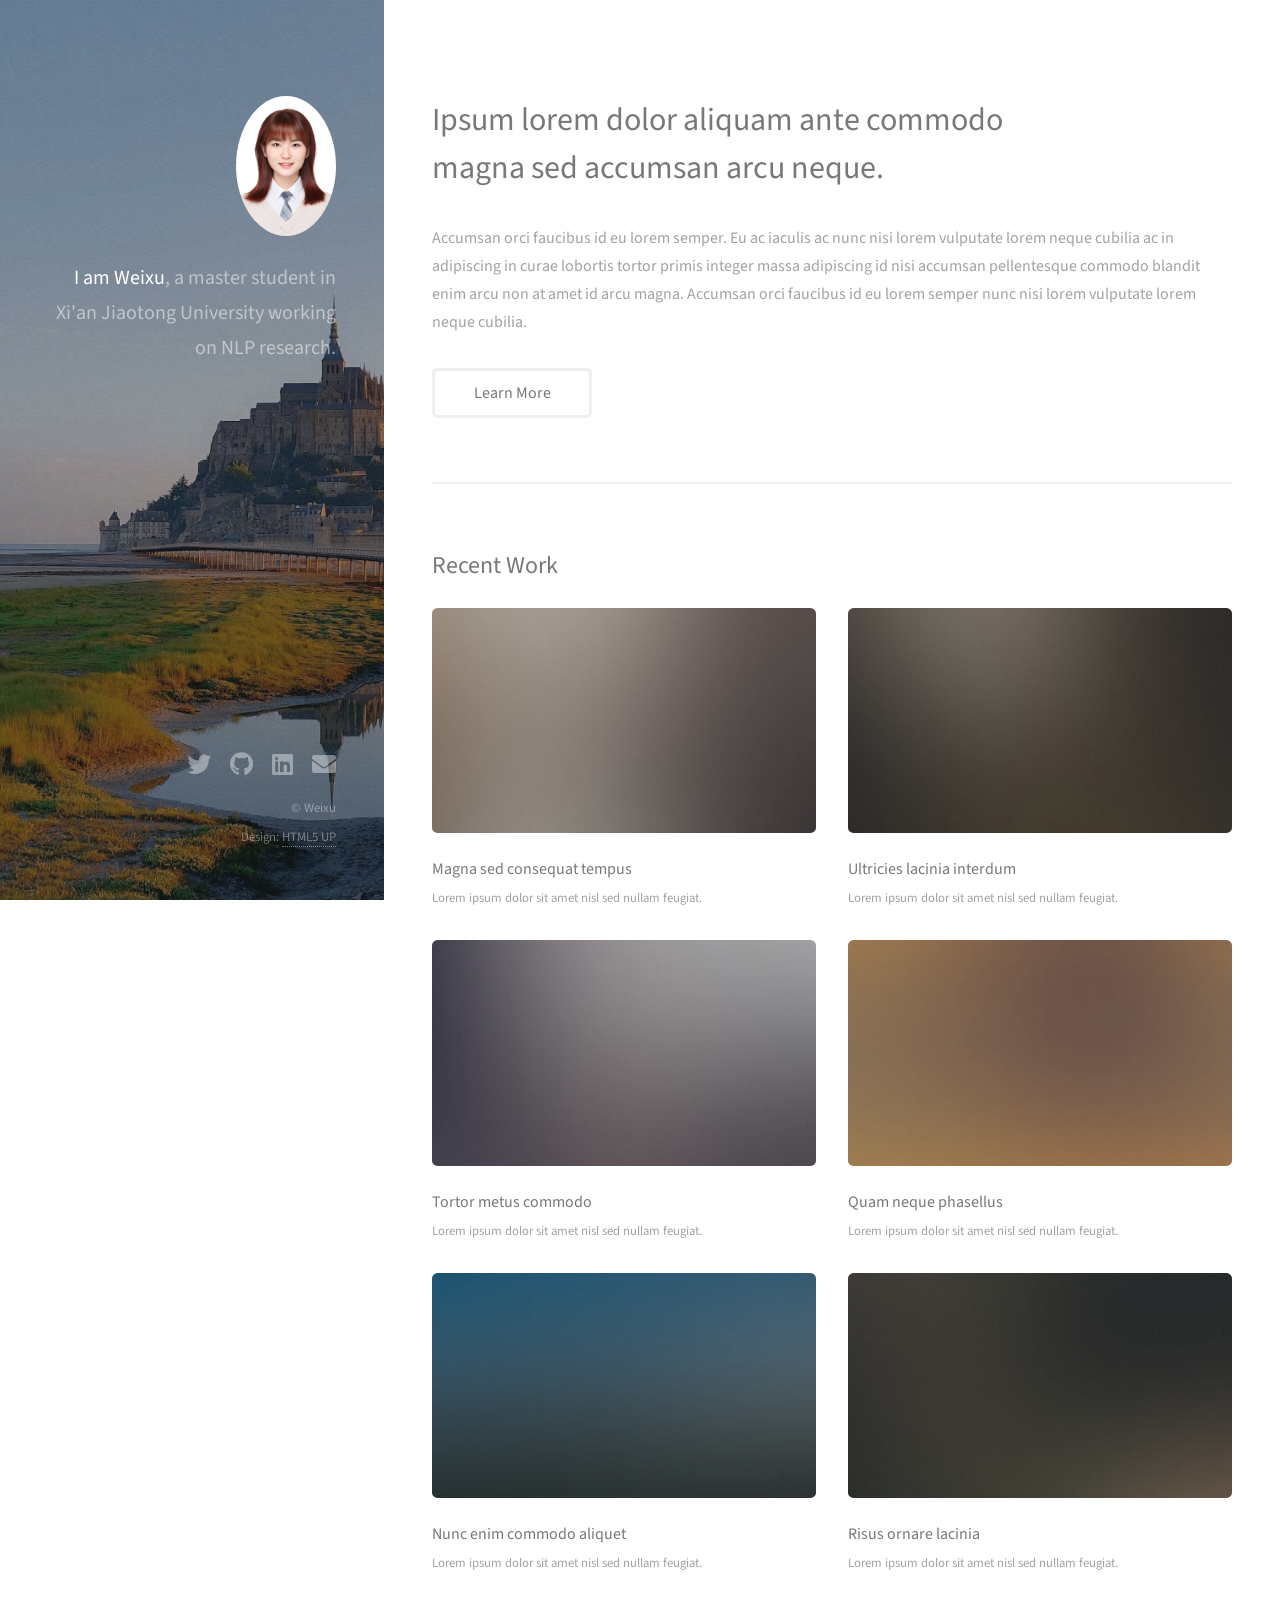
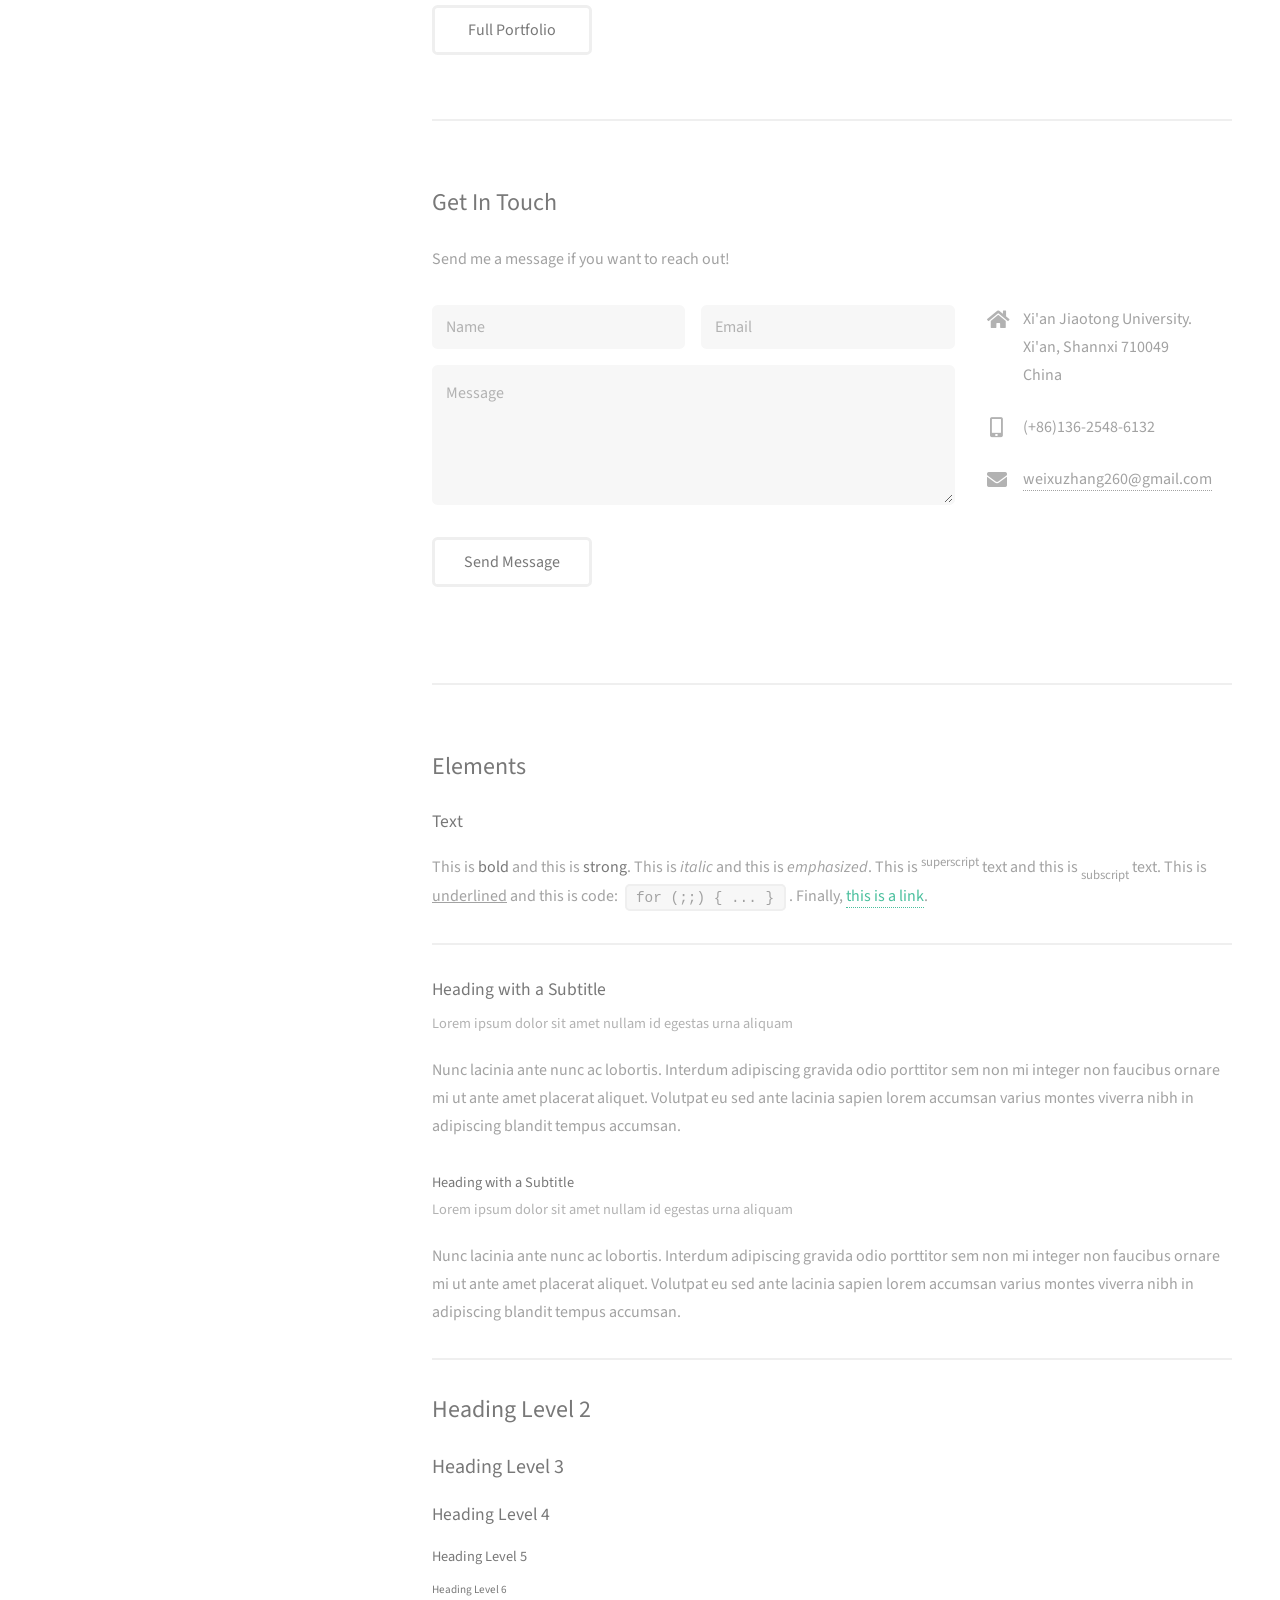
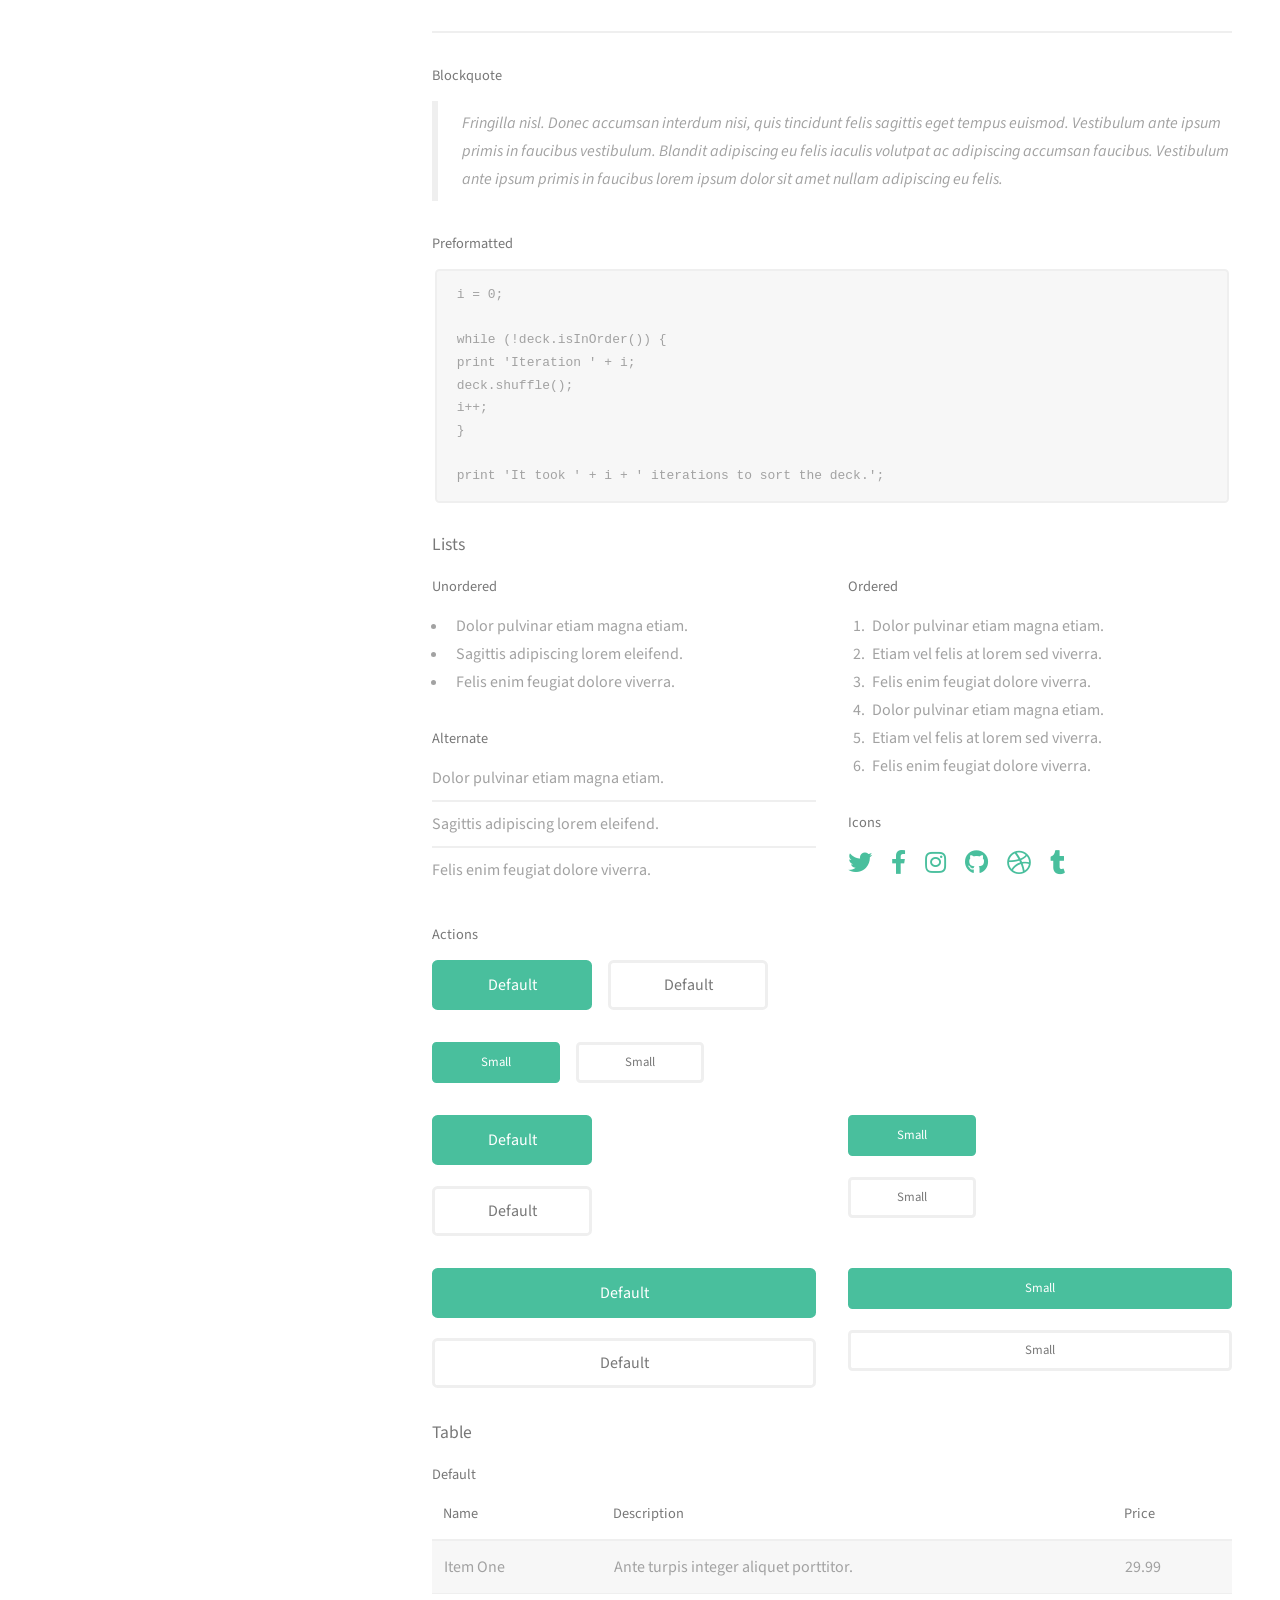
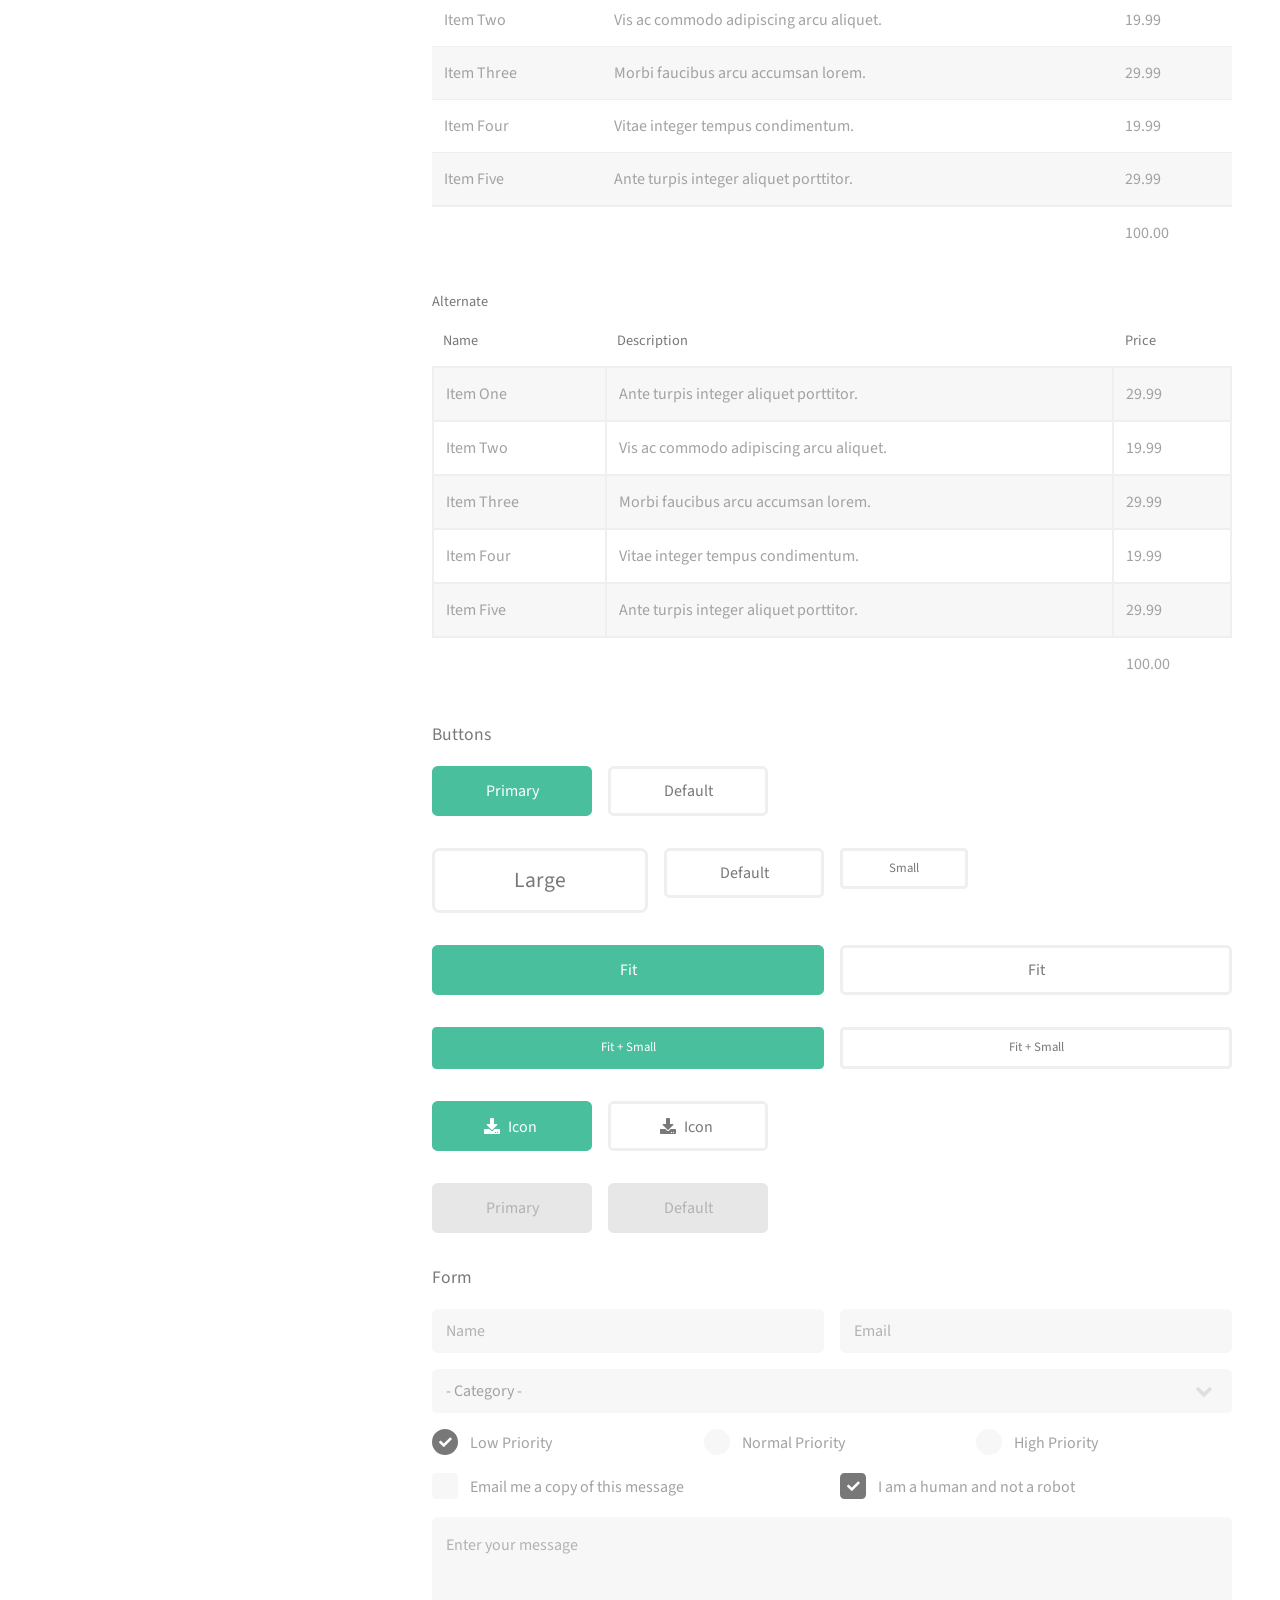
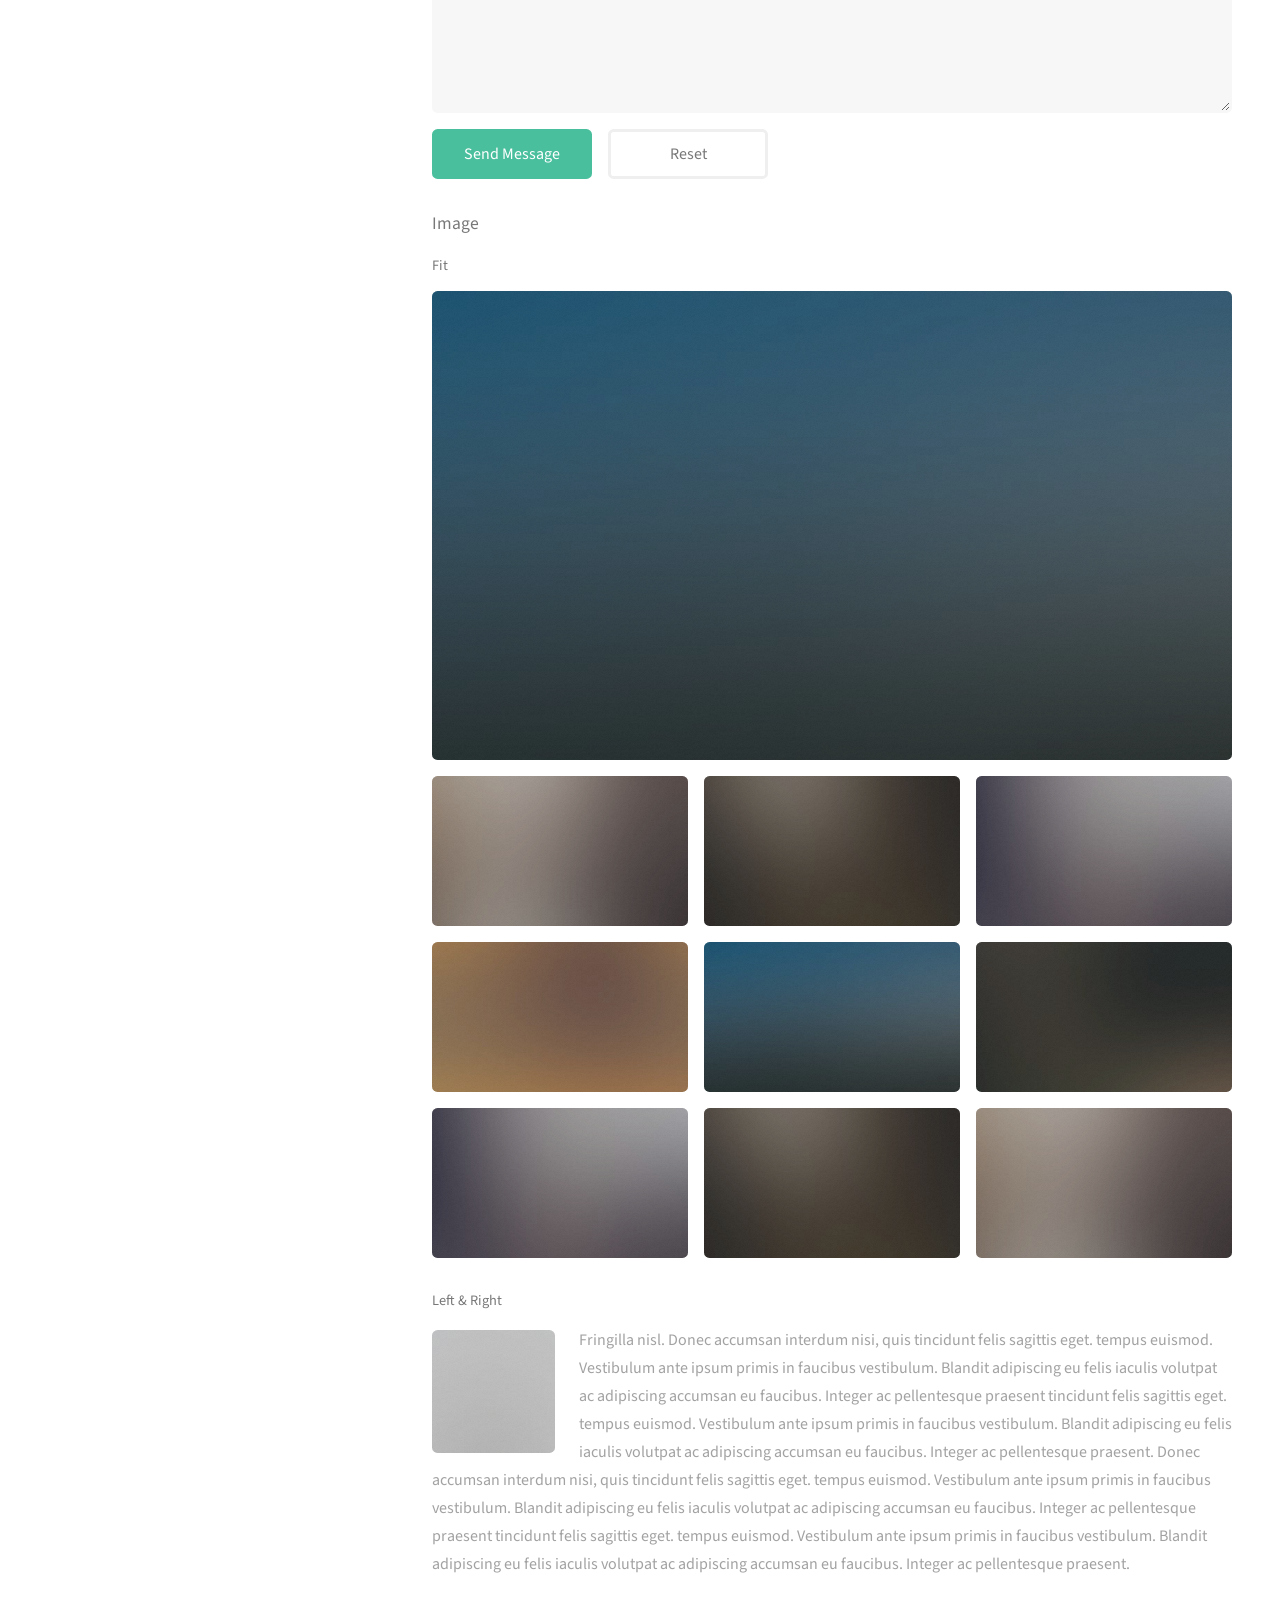
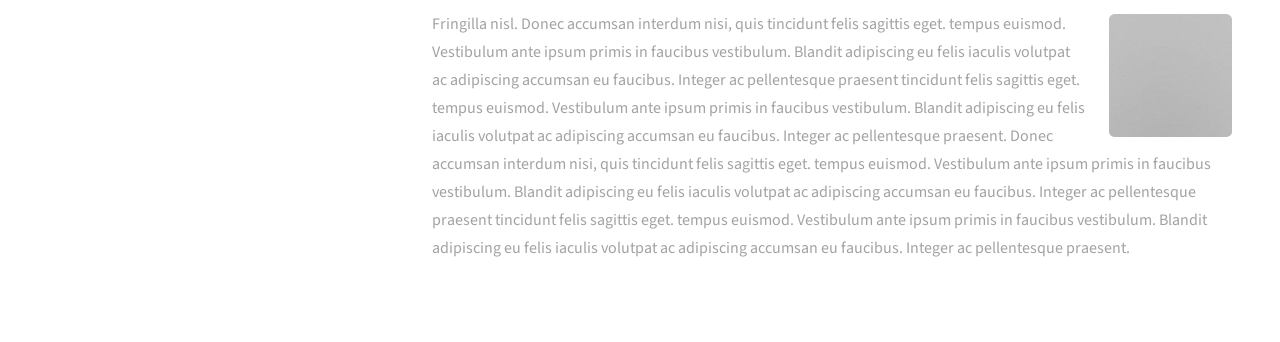
<file: strata/index.html>
<!DOCTYPE HTML>
<!--
	Strata by HTML5 UP
	html5up.net | @ajlkn
	Free for personal and commercial use under the CCA 3.0 license (html5up.net/license)
-->
<html>
	<head>
		<title>Weixu's Personal Site</title>
		<meta charset="utf-8" />
		<meta name="viewport" content="width=device-width, initial-scale=1, user-scalable=no" />
		<link rel="stylesheet" href="assets/css/main.css" />
	</head>
	<body class="is-preload">

		<!-- Header -->
			<header id="header">
				<div class="inner">
					<a href="#" class="image avatar"><img src="images/weixu.jpeg" alt="" /></a>
					<h1><strong>I am Weixu</strong>, a master student<br />
					in Xi'an Jiaotong University <br />
					working on NLP research.</h1> <!-- <a href="http://html5up.net">HTML5 UP</a> -->
				</div>
			</header>

		<!-- Main -->
			<div id="main">

				<!-- One -->
					<section id="one">
						<header class="major">
							<h2>Ipsum lorem dolor aliquam ante commodo<br />
							magna sed accumsan arcu neque.</h2>
						</header>
						<p>Accumsan orci faucibus id eu lorem semper. Eu ac iaculis ac nunc nisi lorem vulputate lorem neque cubilia ac in adipiscing in curae lobortis tortor primis integer massa adipiscing id nisi accumsan pellentesque commodo blandit enim arcu non at amet id arcu magna. Accumsan orci faucibus id eu lorem semper nunc nisi lorem vulputate lorem neque cubilia.</p>
						<ul class="actions">
							<li><a href="#" class="button">Learn More</a></li>
						</ul>
					</section>

				<!-- Two -->
					<section id="two">
						<h2>Recent Work</h2>
						<div class="row">
							<article class="col-6 col-12-xsmall work-item">
								<a href="images/fulls/01.jpg" class="image fit thumb"><img src="images/thumbs/01.jpg" alt="" /></a>
								<h3>Magna sed consequat tempus</h3>
								<p>Lorem ipsum dolor sit amet nisl sed nullam feugiat.</p>
							</article>
							<article class="col-6 col-12-xsmall work-item">
								<a href="images/fulls/02.jpg" class="image fit thumb"><img src="images/thumbs/02.jpg" alt="" /></a>
								<h3>Ultricies lacinia interdum</h3>
								<p>Lorem ipsum dolor sit amet nisl sed nullam feugiat.</p>
							</article>
							<article class="col-6 col-12-xsmall work-item">
								<a href="images/fulls/03.jpg" class="image fit thumb"><img src="images/thumbs/03.jpg" alt="" /></a>
								<h3>Tortor metus commodo</h3>
								<p>Lorem ipsum dolor sit amet nisl sed nullam feugiat.</p>
							</article>
							<article class="col-6 col-12-xsmall work-item">
								<a href="images/fulls/04.jpg" class="image fit thumb"><img src="images/thumbs/04.jpg" alt="" /></a>
								<h3>Quam neque phasellus</h3>
								<p>Lorem ipsum dolor sit amet nisl sed nullam feugiat.</p>
							</article>
							<article class="col-6 col-12-xsmall work-item">
								<a href="images/fulls/05.jpg" class="image fit thumb"><img src="images/thumbs/05.jpg" alt="" /></a>
								<h3>Nunc enim commodo aliquet</h3>
								<p>Lorem ipsum dolor sit amet nisl sed nullam feugiat.</p>
							</article>
							<article class="col-6 col-12-xsmall work-item">
								<a href="images/fulls/06.jpg" class="image fit thumb"><img src="images/thumbs/06.jpg" alt="" /></a>
								<h3>Risus ornare lacinia</h3>
								<p>Lorem ipsum dolor sit amet nisl sed nullam feugiat.</p>
							</article>
						</div>
						<ul class="actions">
							<li><a href="#" class="button">Full Portfolio</a></li>
						</ul>
					</section>

				<!-- Three -->
					<section id="three">
						<h2>Get In Touch</h2>
						<p>Send me a message if you want to reach out!</p>
						<div class="row">
							<div class="col-8 col-12-small">
								<form method="post" action="#">
									<div class="row gtr-uniform gtr-50">
										<div class="col-6 col-12-xsmall"><input type="text" name="name" id="name" placeholder="Name" /></div>
										<div class="col-6 col-12-xsmall"><input type="email" name="email" id="email" placeholder="Email" /></div>
										<div class="col-12"><textarea name="message" id="message" placeholder="Message" rows="4"></textarea></div>
									</div>
								</form>
								<ul class="actions">
									<li><input type="submit" value="Send Message" /></li>
								</ul>
							</div>
							<div class="col-4 col-12-small">
								<ul class="labeled-icons">
									<li>
										<h3 class="icon solid fa-home"><span class="label">Address</span></h3>
										Xi'an Jiaotong University.<br />
										Xi'an, Shannxi 710049<br />
										China
									</li>
									<li>
										<h3 class="icon solid fa-mobile-alt"><span class="label">Phone</span></h3>
										(+86)136-2548-6132
									</li>
									<li>
										<h3 class="icon solid fa-envelope"><span class="label">Email</span></h3>
										<a href="weixuzhang260@gmail.com">weixuzhang260@gmail.com</a>
									</li>
								</ul>
							</div>
						</div>
					</section>

				<!-- Four -->
				<!-- -->
					<section id="four">
						<h2>Elements</h2>

						<section>
							<h4>Text</h4>
							<p>This is <b>bold</b> and this is <strong>strong</strong>. This is <i>italic</i> and this is <em>emphasized</em>.
							This is <sup>superscript</sup> text and this is <sub>subscript</sub> text.
							This is <u>underlined</u> and this is code: <code>for (;;) { ... }</code>. Finally, <a href="#">this is a link</a>.</p>
							<hr />
							<header>
								<h4>Heading with a Subtitle</h4>
								<p>Lorem ipsum dolor sit amet nullam id egestas urna aliquam</p>
							</header>
							<p>Nunc lacinia ante nunc ac lobortis. Interdum adipiscing gravida odio porttitor sem non mi integer non faucibus ornare mi ut ante amet placerat aliquet. Volutpat eu sed ante lacinia sapien lorem accumsan varius montes viverra nibh in adipiscing blandit tempus accumsan.</p>
							<header>
								<h5>Heading with a Subtitle</h5>
								<p>Lorem ipsum dolor sit amet nullam id egestas urna aliquam</p>
							</header>
							<p>Nunc lacinia ante nunc ac lobortis. Interdum adipiscing gravida odio porttitor sem non mi integer non faucibus ornare mi ut ante amet placerat aliquet. Volutpat eu sed ante lacinia sapien lorem accumsan varius montes viverra nibh in adipiscing blandit tempus accumsan.</p>
							<hr />
							<h2>Heading Level 2</h2>
							<h3>Heading Level 3</h3>
							<h4>Heading Level 4</h4>
							<h5>Heading Level 5</h5>
							<h6>Heading Level 6</h6>
							<hr />
							<h5>Blockquote</h5>
							<blockquote>Fringilla nisl. Donec accumsan interdum nisi, quis tincidunt felis sagittis eget tempus euismod. Vestibulum ante ipsum primis in faucibus vestibulum. Blandit adipiscing eu felis iaculis volutpat ac adipiscing accumsan faucibus. Vestibulum ante ipsum primis in faucibus lorem ipsum dolor sit amet nullam adipiscing eu felis.</blockquote>
							<h5>Preformatted</h5>
							<pre><code>i = 0;

while (!deck.isInOrder()) {
print 'Iteration ' + i;
deck.shuffle();
i++;
}

print 'It took ' + i + ' iterations to sort the deck.';</code></pre>
						</section>

						<section>
							<h4>Lists</h4>
							<div class="row">
								<div class="col-6 col-12-xsmall">
									<h5>Unordered</h5>
									<ul>
										<li>Dolor pulvinar etiam magna etiam.</li>
										<li>Sagittis adipiscing lorem eleifend.</li>
										<li>Felis enim feugiat dolore viverra.</li>
									</ul>
									<h5>Alternate</h5>
									<ul class="alt">
										<li>Dolor pulvinar etiam magna etiam.</li>
										<li>Sagittis adipiscing lorem eleifend.</li>
										<li>Felis enim feugiat dolore viverra.</li>
									</ul>
								</div>
								<div class="col-6 col-12-xsmall">
									<h5>Ordered</h5>
									<ol>
										<li>Dolor pulvinar etiam magna etiam.</li>
										<li>Etiam vel felis at lorem sed viverra.</li>
										<li>Felis enim feugiat dolore viverra.</li>
										<li>Dolor pulvinar etiam magna etiam.</li>
										<li>Etiam vel felis at lorem sed viverra.</li>
										<li>Felis enim feugiat dolore viverra.</li>
									</ol>
									<h5>Icons</h5>
									<ul class="icons">
										<li><a href="#" class="icon brands fa-twitter"><span class="label">Twitter</span></a></li>
										<li><a href="#" class="icon brands fa-facebook-f"><span class="label">Facebook</span></a></li>
										<li><a href="#" class="icon brands fa-instagram"><span class="label">Instagram</span></a></li>
										<li><a href="#" class="icon brands fa-github"><span class="label">Github</span></a></li>
										<li><a href="#" class="icon brands fa-dribbble"><span class="label">Dribbble</span></a></li>
										<li><a href="#" class="icon brands fa-tumblr"><span class="label">Tumblr</span></a></li>
									</ul>
								</div>
							</div>
							<h5>Actions</h5>
							<ul class="actions">
								<li><a href="#" class="button primary">Default</a></li>
								<li><a href="#" class="button">Default</a></li>
							</ul>
							<ul class="actions small">
								<li><a href="#" class="button primary small">Small</a></li>
								<li><a href="#" class="button small">Small</a></li>
							</ul>
							<div class="row">
								<div class="col-6 col-12-small">
									<ul class="actions stacked">
										<li><a href="#" class="button primary">Default</a></li>
										<li><a href="#" class="button">Default</a></li>
									</ul>
								</div>
								<div class="col-6 col-12-small">
									<ul class="actions stacked">
										<li><a href="#" class="button primary small">Small</a></li>
										<li><a href="#" class="button small">Small</a></li>
									</ul>
								</div>
								<div class="col-6 col-12-small">
									<ul class="actions stacked">
										<li><a href="#" class="button primary fit">Default</a></li>
										<li><a href="#" class="button fit">Default</a></li>
									</ul>
								</div>
								<div class="col-6 col-12-small">
									<ul class="actions stacked">
										<li><a href="#" class="button primary small fit">Small</a></li>
										<li><a href="#" class="button small fit">Small</a></li>
									</ul>
								</div>
							</div>
						</section>

						<section>
							<h4>Table</h4>
							<h5>Default</h5>
							<div class="table-wrapper">
								<table>
									<thead>
										<tr>
											<th>Name</th>
											<th>Description</th>
											<th>Price</th>
										</tr>
									</thead>
									<tbody>
										<tr>
											<td>Item One</td>
											<td>Ante turpis integer aliquet porttitor.</td>
											<td>29.99</td>
										</tr>
										<tr>
											<td>Item Two</td>
											<td>Vis ac commodo adipiscing arcu aliquet.</td>
											<td>19.99</td>
										</tr>
										<tr>
											<td>Item Three</td>
											<td> Morbi faucibus arcu accumsan lorem.</td>
											<td>29.99</td>
										</tr>
										<tr>
											<td>Item Four</td>
											<td>Vitae integer tempus condimentum.</td>
											<td>19.99</td>
										</tr>
										<tr>
											<td>Item Five</td>
											<td>Ante turpis integer aliquet porttitor.</td>
											<td>29.99</td>
										</tr>
									</tbody>
									<tfoot>
										<tr>
											<td colspan="2"></td>
											<td>100.00</td>
										</tr>
									</tfoot>
								</table>
							</div>

							<h5>Alternate</h5>
							<div class="table-wrapper">
								<table class="alt">
									<thead>
										<tr>
											<th>Name</th>
											<th>Description</th>
											<th>Price</th>
										</tr>
									</thead>
									<tbody>
										<tr>
											<td>Item One</td>
											<td>Ante turpis integer aliquet porttitor.</td>
											<td>29.99</td>
										</tr>
										<tr>
											<td>Item Two</td>
											<td>Vis ac commodo adipiscing arcu aliquet.</td>
											<td>19.99</td>
										</tr>
										<tr>
											<td>Item Three</td>
											<td> Morbi faucibus arcu accumsan lorem.</td>
											<td>29.99</td>
										</tr>
										<tr>
											<td>Item Four</td>
											<td>Vitae integer tempus condimentum.</td>
											<td>19.99</td>
										</tr>
										<tr>
											<td>Item Five</td>
											<td>Ante turpis integer aliquet porttitor.</td>
											<td>29.99</td>
										</tr>
									</tbody>
									<tfoot>
										<tr>
											<td colspan="2"></td>
											<td>100.00</td>
										</tr>
									</tfoot>
								</table>
							</div>
						</section>

						<section>
							<h4>Buttons</h4>
							<ul class="actions">
								<li><a href="#" class="button primary">Primary</a></li>
								<li><a href="#" class="button">Default</a></li>
							</ul>
							<ul class="actions">
								<li><a href="#" class="button large">Large</a></li>
								<li><a href="#" class="button">Default</a></li>
								<li><a href="#" class="button small">Small</a></li>
							</ul>
							<ul class="actions fit">
								<li><a href="#" class="button primary fit">Fit</a></li>
								<li><a href="#" class="button fit">Fit</a></li>
							</ul>
							<ul class="actions fit small">
								<li><a href="#" class="button primary fit small">Fit + Small</a></li>
								<li><a href="#" class="button fit small">Fit + Small</a></li>
							</ul>
							<ul class="actions">
								<li><a href="#" class="button primary icon solid fa-download">Icon</a></li>
								<li><a href="#" class="button icon solid fa-download">Icon</a></li>
							</ul>
							<ul class="actions">
								<li><span class="button primary disabled">Primary</span></li>
								<li><span class="button disabled">Default</span></li>
							</ul>
						</section>

						<section>
							<h4>Form</h4>
							<form method="post" action="#">
								<div class="row gtr-uniform gtr-50">
									<div class="col-6 col-12-xsmall">
										<input type="text" name="demo-name" id="demo-name" value="" placeholder="Name" />
									</div>
									<div class="col-6 col-12-xsmall">
										<input type="email" name="demo-email" id="demo-email" value="" placeholder="Email" />
									</div>
									<div class="col-12">
										<select name="demo-category" id="demo-category">
											<option value="">- Category -</option>
											<option value="1">Manufacturing</option>
											<option value="1">Shipping</option>
											<option value="1">Administration</option>
											<option value="1">Human Resources</option>
										</select>
									</div>
									<div class="col-4 col-12-small">
										<input type="radio" id="demo-priority-low" name="demo-priority" checked>
										<label for="demo-priority-low">Low Priority</label>
									</div>
									<div class="col-4 col-12-small">
										<input type="radio" id="demo-priority-normal" name="demo-priority">
										<label for="demo-priority-normal">Normal Priority</label>
									</div>
									<div class="col-4 col-12-small">
										<input type="radio" id="demo-priority-high" name="demo-priority">
										<label for="demo-priority-high">High Priority</label>
									</div>
									<div class="col-6 col-12-small">
										<input type="checkbox" id="demo-copy" name="demo-copy">
										<label for="demo-copy">Email me a copy of this message</label>
									</div>
									<div class="col-6 col-12-small">
										<input type="checkbox" id="demo-human" name="demo-human" checked>
										<label for="demo-human">I am a human and not a robot</label>
									</div>
									<div class="col-12">
										<textarea name="demo-message" id="demo-message" placeholder="Enter your message" rows="6"></textarea>
									</div>
									<div class="col-12">
										<ul class="actions">
											<li><input type="submit" value="Send Message" class="primary" /></li>
											<li><input type="reset" value="Reset" /></li>
										</ul>
									</div>
								</div>
							</form>
						</section>

						<section>
							<h4>Image</h4>
							<h5>Fit</h5>
							<div class="box alt">
								<div class="row gtr-50 gtr-uniform">
									<div class="col-12"><span class="image fit"><img src="images/fulls/05.jpg" alt="" /></span></div>
									<div class="col-4"><span class="image fit"><img src="images/thumbs/01.jpg" alt="" /></span></div>
									<div class="col-4"><span class="image fit"><img src="images/thumbs/02.jpg" alt="" /></span></div>
									<div class="col-4"><span class="image fit"><img src="images/thumbs/03.jpg" alt="" /></span></div>
									<div class="col-4"><span class="image fit"><img src="images/thumbs/04.jpg" alt="" /></span></div>
									<div class="col-4"><span class="image fit"><img src="images/thumbs/05.jpg" alt="" /></span></div>
									<div class="col-4"><span class="image fit"><img src="images/thumbs/06.jpg" alt="" /></span></div>
									<div class="col-4"><span class="image fit"><img src="images/thumbs/03.jpg" alt="" /></span></div>
									<div class="col-4"><span class="image fit"><img src="images/thumbs/02.jpg" alt="" /></span></div>
									<div class="col-4"><span class="image fit"><img src="images/thumbs/01.jpg" alt="" /></span></div>
								</div>
							</div>
							<h5>Left &amp; Right</h5>
							<p><span class="image left"><img src="images/avatar.jpg" alt="" /></span>Fringilla nisl. Donec accumsan interdum nisi, quis tincidunt felis sagittis eget. tempus euismod. Vestibulum ante ipsum primis in faucibus vestibulum. Blandit adipiscing eu felis iaculis volutpat ac adipiscing accumsan eu faucibus. Integer ac pellentesque praesent tincidunt felis sagittis eget. tempus euismod. Vestibulum ante ipsum primis in faucibus vestibulum. Blandit adipiscing eu felis iaculis volutpat ac adipiscing accumsan eu faucibus. Integer ac pellentesque praesent. Donec accumsan interdum nisi, quis tincidunt felis sagittis eget. tempus euismod. Vestibulum ante ipsum primis in faucibus vestibulum. Blandit adipiscing eu felis iaculis volutpat ac adipiscing accumsan eu faucibus. Integer ac pellentesque praesent tincidunt felis sagittis eget. tempus euismod. Vestibulum ante ipsum primis in faucibus vestibulum. Blandit adipiscing eu felis iaculis volutpat ac adipiscing accumsan eu faucibus. Integer ac pellentesque praesent.</p>
							<p><span class="image right"><img src="images/avatar.jpg" alt="" /></span>Fringilla nisl. Donec accumsan interdum nisi, quis tincidunt felis sagittis eget. tempus euismod. Vestibulum ante ipsum primis in faucibus vestibulum. Blandit adipiscing eu felis iaculis volutpat ac adipiscing accumsan eu faucibus. Integer ac pellentesque praesent tincidunt felis sagittis eget. tempus euismod. Vestibulum ante ipsum primis in faucibus vestibulum. Blandit adipiscing eu felis iaculis volutpat ac adipiscing accumsan eu faucibus. Integer ac pellentesque praesent. Donec accumsan interdum nisi, quis tincidunt felis sagittis eget. tempus euismod. Vestibulum ante ipsum primis in faucibus vestibulum. Blandit adipiscing eu felis iaculis volutpat ac adipiscing accumsan eu faucibus. Integer ac pellentesque praesent tincidunt felis sagittis eget. tempus euismod. Vestibulum ante ipsum primis in faucibus vestibulum. Blandit adipiscing eu felis iaculis volutpat ac adipiscing accumsan eu faucibus. Integer ac pellentesque praesent.</p>
						</section>

					</section>
				<!---->

			</div>

		<!-- Footer -->
			<footer id="footer">
				<div class="inner">
					<ul class="icons">
						<li><a href="https://twitter.com/weixu_zhang" class="icon brands fa-twitter"><span class="label">Twitter</span></a></li>
						<li><a href="https://github.com/weixuzhang" class="icon brands fa-github"><span class="label">Github</span></a></li>
						<li><a href="https://www.linkedin.com/in/weixu-zhang-9293a226a/" class="icon brands fa-linkedin"><span class="label">LinkedIn</span></a></li>
						<li><a href="weixuzhang260@gmail.com" class="icon solid fa-envelope"><span class="label">Email</span></a></li>
					</ul>
					<ul class="copyright">
						<li>&copy; Weixu</li>
						<li>Design: <a href="http://html5up.net">HTML5 UP</a></li>
					</ul>
				</div>
			</footer>

		<!-- Scripts -->
			<script src="assets/js/jquery.min.js"></script>
			<script src="assets/js/jquery.poptrox.min.js"></script>
			<script src="assets/js/browser.min.js"></script>
			<script src="assets/js/breakpoints.min.js"></script>
			<script src="assets/js/util.js"></script>
			<script src="assets/js/main.js"></script>

	</body>
</html>
</file>
<file: strata/assets/css/main.css>
@import url("fontawesome-all.min.css");
@import url("https://fonts.googleapis.com/css?family=Source+Sans+Pro:400,400italic");

/*
	Strata by HTML5 UP
	html5up.net | @ajlkn
	Free for personal and commercial use under the CCA 3.0 license (html5up.net/license)
*/

html, body, div, span, applet, object,
iframe, h1, h2, h3, h4, h5, h6, p, blockquote,
pre, a, abbr, acronym, address, big, cite,
code, del, dfn, em, img, ins, kbd, q, s, samp,
small, strike, strong, sub, sup, tt, var, b,
u, i, center, dl, dt, dd, ol, ul, li, fieldset,
form, label, legend, table, caption, tbody,
tfoot, thead, tr, th, td, article, aside,
canvas, details, embed, figure, figcaption,
footer, header, hgroup, menu, nav, output, ruby,
section, summary, time, mark, audio, video {
	margin: 0;
	padding: 0;
	border: 0;
	font-size: 100%;
	font: inherit;
	vertical-align: baseline;}

article, aside, details, figcaption, figure,
footer, header, hgroup, menu, nav, section {
	display: block;}

body {
	line-height: 1;
}

ol, ul {
	list-style: none;
}

blockquote, q {
	quotes: none;
}

	blockquote:before, blockquote:after, q:before, q:after {
		content: '';
		content: none;
	}

table {
	border-collapse: collapse;
	border-spacing: 0;
}

body {
	-webkit-text-size-adjust: none;
}

mark {
	background-color: transparent;
	color: inherit;
}

input::-moz-focus-inner {
	border: 0;
	padding: 0;
}

input, select, textarea {
	-moz-appearance: none;
	-webkit-appearance: none;
	-ms-appearance: none;
	appearance: none;
}

/* Basic */

	html {
		box-sizing: border-box;
	}

	*, *:before, *:after {
		box-sizing: inherit;
	}

	body {
		background: #fff;
	}

		body.is-preload *, body.is-preload *:before, body.is-preload *:after {
			-moz-animation: none !important;
			-webkit-animation: none !important;
			-ms-animation: none !important;
			animation: none !important;
			-moz-transition: none !important;
			-webkit-transition: none !important;
			-ms-transition: none !important;
			transition: none !important;
		}

	body, input, select, textarea {
		color: #a2a2a2;
		font-family: "Source Sans Pro", Helvetica, sans-serif;
		font-size: 16pt;
		font-weight: 400;
		line-height: 1.75em;
	}

	a {
		-moz-transition: color 0.2s ease-in-out, border-color 0.2s ease-in-out;
		-webkit-transition: color 0.2s ease-in-out, border-color 0.2s ease-in-out;
		-ms-transition: color 0.2s ease-in-out, border-color 0.2s ease-in-out;
		transition: color 0.2s ease-in-out, border-color 0.2s ease-in-out;
		border-bottom: dotted 1px;
		color: #49bf9d;
		text-decoration: none;
	}

		a:hover {
			border-bottom-color: transparent;
			color: #49bf9d !important;
			text-decoration: none;
		}

	strong, b {
		color: #787878;
		font-weight: 400;
	}

	em, i {
		font-style: italic;
	}

	p {
		margin: 0 0 2em 0;
	}

	h1, h2, h3, h4, h5, h6 {
		color: #787878;
		font-weight: 400;
		line-height: 1em;
		margin: 0 0 1em 0;
	}

		h1 a, h2 a, h3 a, h4 a, h5 a, h6 a {
			color: inherit;
			text-decoration: none;
		}

	h1 {
		font-size: 2em;
		line-height: 1.5em;
	}

	h2 {
		font-size: 1.5em;
		line-height: 1.5em;
	}

	h3 {
		font-size: 1.25em;
		line-height: 1.5em;
	}

	h4 {
		font-size: 1.1em;
		line-height: 1.5em;
	}

	h5 {
		font-size: 0.9em;
		line-height: 1.5em;
	}

	h6 {
		font-size: 0.7em;
		line-height: 1.5em;
	}

	sub {
		font-size: 0.8em;
		position: relative;
		top: 0.5em;
	}

	sup {
		font-size: 0.8em;
		position: relative;
		top: -0.5em;
	}

	hr {
		border: 0;
		border-bottom: solid 2px #efefef;
		margin: 2em 0;
	}

		hr.major {
			margin: 3em 0;
		}

	blockquote {
		border-left: solid 6px #efefef;
		font-style: italic;
		margin: 0 0 2em 0;
		padding: 0.5em 0 0.5em 1.5em;
	}

	code {
		background: #f7f7f7;
		border-radius: 0.35em;
		border: solid 2px #efefef;
		font-family: "Courier New", monospace;
		font-size: 0.9em;
		margin: 0 0.25em;
		padding: 0.25em 0.65em;
	}

	pre {
		-webkit-overflow-scrolling: touch;
		font-family: "Courier New", monospace;
		font-size: 0.9em;
		margin: 0 0 2em 0;
	}

		pre code {
			display: block;
			line-height: 1.75em;
			padding: 1em 1.5em;
			overflow-x: auto;
		}

	.align-left {
		text-align: left;
	}

	.align-center {
		text-align: center;
	}

	.align-right {
		text-align: right;
	}

/* Container */

	.container {
		margin: 0 auto;
		max-width: calc(100% - 4em);
		width: 100%;
	}

		.container.xsmall {
			width: 25%;
		}

		.container.small {
			width: 50%;
		}

		.container.medium {
			width: 75%;
		}

		.container.large {
			width: 125%;
		}

		.container.xlarge {
			width: 150%;
		}

		.container.max {
			width: 100%;
		}

		@media screen and (max-width: 980px) {

			.container {
				width: 100% !important;
				max-width: 100% !important;
			}

		}

		@media screen and (max-width: 480px) {

			.container {
				max-width: calc(100% - 3em);
			}

		}

/* Row */

	.row {
		display: flex;
		flex-wrap: wrap;
		box-sizing: border-box;
		align-items: stretch;
	}

		.row > * {
			box-sizing: border-box;
		}

		.row.gtr-uniform > * > :last-child {
			margin-bottom: 0;
		}

		.row.aln-left {
			justify-content: flex-start;
		}

		.row.aln-center {
			justify-content: center;
		}

		.row.aln-right {
			justify-content: flex-end;
		}

		.row.aln-top {
			align-items: flex-start;
		}

		.row.aln-middle {
			align-items: center;
		}

		.row.aln-bottom {
			align-items: flex-end;
		}

		.row > .imp {
			order: -1;
		}

		.row > .col-1 {
			width: 8.33333%;
		}

		.row > .off-1 {
			margin-left: 8.33333%;
		}

		.row > .col-2 {
			width: 16.66667%;
		}

		.row > .off-2 {
			margin-left: 16.66667%;
		}

		.row > .col-3 {
			width: 25%;
		}

		.row > .off-3 {
			margin-left: 25%;
		}

		.row > .col-4 {
			width: 33.33333%;
		}

		.row > .off-4 {
			margin-left: 33.33333%;
		}

		.row > .col-5 {
			width: 41.66667%;
		}

		.row > .off-5 {
			margin-left: 41.66667%;
		}

		.row > .col-6 {
			width: 50%;
		}

		.row > .off-6 {
			margin-left: 50%;
		}

		.row > .col-7 {
			width: 58.33333%;
		}

		.row > .off-7 {
			margin-left: 58.33333%;
		}

		.row > .col-8 {
			width: 66.66667%;
		}

		.row > .off-8 {
			margin-left: 66.66667%;
		}

		.row > .col-9 {
			width: 75%;
		}

		.row > .off-9 {
			margin-left: 75%;
		}

		.row > .col-10 {
			width: 83.33333%;
		}

		.row > .off-10 {
			margin-left: 83.33333%;
		}

		.row > .col-11 {
			width: 91.66667%;
		}

		.row > .off-11 {
			margin-left: 91.66667%;
		}

		.row > .col-12 {
			width: 100%;
		}

		.row > .off-12 {
			margin-left: 100%;
		}

		.row.gtr-0 {
			margin-top: 0;
			margin-left: 0em;
		}

			.row.gtr-0 > * {
				padding: 0 0 0 0em;
			}

			.row.gtr-0.gtr-uniform {
				margin-top: 0em;
			}

				.row.gtr-0.gtr-uniform > * {
					padding-top: 0em;
				}

		.row.gtr-25 {
			margin-top: 0;
			margin-left: -0.625em;
		}

			.row.gtr-25 > * {
				padding: 0 0 0 0.625em;
			}

			.row.gtr-25.gtr-uniform {
				margin-top: -0.625em;
			}

				.row.gtr-25.gtr-uniform > * {
					padding-top: 0.625em;
				}

		.row.gtr-50 {
			margin-top: 0;
			margin-left: -1.25em;
		}

			.row.gtr-50 > * {
				padding: 0 0 0 1.25em;
			}

			.row.gtr-50.gtr-uniform {
				margin-top: -1.25em;
			}

				.row.gtr-50.gtr-uniform > * {
					padding-top: 1.25em;
				}

		.row {
			margin-top: 0;
			margin-left: -2.5em;
		}

			.row > * {
				padding: 0 0 0 2.5em;
			}

			.row.gtr-uniform {
				margin-top: -2.5em;
			}

				.row.gtr-uniform > * {
					padding-top: 2.5em;
				}

		.row.gtr-150 {
			margin-top: 0;
			margin-left: -3.75em;
		}

			.row.gtr-150 > * {
				padding: 0 0 0 3.75em;
			}

			.row.gtr-150.gtr-uniform {
				margin-top: -3.75em;
			}

				.row.gtr-150.gtr-uniform > * {
					padding-top: 3.75em;
				}

		.row.gtr-200 {
			margin-top: 0;
			margin-left: -5em;
		}

			.row.gtr-200 > * {
				padding: 0 0 0 5em;
			}

			.row.gtr-200.gtr-uniform {
				margin-top: -5em;
			}

				.row.gtr-200.gtr-uniform > * {
					padding-top: 5em;
				}

		@media screen and (max-width: 1800px) {

			.row {
				display: flex;
				flex-wrap: wrap;
				box-sizing: border-box;
				align-items: stretch;
			}

				.row > * {
					box-sizing: border-box;
				}

				.row.gtr-uniform > * > :last-child {
					margin-bottom: 0;
				}

				.row.aln-left {
					justify-content: flex-start;
				}

				.row.aln-center {
					justify-content: center;
				}

				.row.aln-right {
					justify-content: flex-end;
				}

				.row.aln-top {
					align-items: flex-start;
				}

				.row.aln-middle {
					align-items: center;
				}

				.row.aln-bottom {
					align-items: flex-end;
				}

				.row > .imp-xlarge {
					order: -1;
				}

				.row > .col-1-xlarge {
					width: 8.33333%;
				}

				.row > .off-1-xlarge {
					margin-left: 8.33333%;
				}

				.row > .col-2-xlarge {
					width: 16.66667%;
				}

				.row > .off-2-xlarge {
					margin-left: 16.66667%;
				}

				.row > .col-3-xlarge {
					width: 25%;
				}

				.row > .off-3-xlarge {
					margin-left: 25%;
				}

				.row > .col-4-xlarge {
					width: 33.33333%;
				}

				.row > .off-4-xlarge {
					margin-left: 33.33333%;
				}

				.row > .col-5-xlarge {
					width: 41.66667%;
				}

				.row > .off-5-xlarge {
					margin-left: 41.66667%;
				}

				.row > .col-6-xlarge {
					width: 50%;
				}

				.row > .off-6-xlarge {
					margin-left: 50%;
				}

				.row > .col-7-xlarge {
					width: 58.33333%;
				}

				.row > .off-7-xlarge {
					margin-left: 58.33333%;
				}

				.row > .col-8-xlarge {
					width: 66.66667%;
				}

				.row > .off-8-xlarge {
					margin-left: 66.66667%;
				}

				.row > .col-9-xlarge {
					width: 75%;
				}

				.row > .off-9-xlarge {
					margin-left: 75%;
				}

				.row > .col-10-xlarge {
					width: 83.33333%;
				}

				.row > .off-10-xlarge {
					margin-left: 83.33333%;
				}

				.row > .col-11-xlarge {
					width: 91.66667%;
				}

				.row > .off-11-xlarge {
					margin-left: 91.66667%;
				}

				.row > .col-12-xlarge {
					width: 100%;
				}

				.row > .off-12-xlarge {
					margin-left: 100%;
				}

				.row.gtr-0 {
					margin-top: 0;
					margin-left: 0em;
				}

					.row.gtr-0 > * {
						padding: 0 0 0 0em;
					}

					.row.gtr-0.gtr-uniform {
						margin-top: 0em;
					}

						.row.gtr-0.gtr-uniform > * {
							padding-top: 0em;
						}

				.row.gtr-25 {
					margin-top: 0;
					margin-left: -0.625em;
				}

					.row.gtr-25 > * {
						padding: 0 0 0 0.625em;
					}

					.row.gtr-25.gtr-uniform {
						margin-top: -0.625em;
					}

						.row.gtr-25.gtr-uniform > * {
							padding-top: 0.625em;
						}

				.row.gtr-50 {
					margin-top: 0;
					margin-left: -1.25em;
				}

					.row.gtr-50 > * {
						padding: 0 0 0 1.25em;
					}

					.row.gtr-50.gtr-uniform {
						margin-top: -1.25em;
					}

						.row.gtr-50.gtr-uniform > * {
							padding-top: 1.25em;
						}

				.row {
					margin-top: 0;
					margin-left: -2.5em;
				}

					.row > * {
						padding: 0 0 0 2.5em;
					}

					.row.gtr-uniform {
						margin-top: -2.5em;
					}

						.row.gtr-uniform > * {
							padding-top: 2.5em;
						}

				.row.gtr-150 {
					margin-top: 0;
					margin-left: -3.75em;
				}

					.row.gtr-150 > * {
						padding: 0 0 0 3.75em;
					}

					.row.gtr-150.gtr-uniform {
						margin-top: -3.75em;
					}

						.row.gtr-150.gtr-uniform > * {
							padding-top: 3.75em;
						}

				.row.gtr-200 {
					margin-top: 0;
					margin-left: -5em;
				}

					.row.gtr-200 > * {
						padding: 0 0 0 5em;
					}

					.row.gtr-200.gtr-uniform {
						margin-top: -5em;
					}

						.row.gtr-200.gtr-uniform > * {
							padding-top: 5em;
						}

		}

		@media screen and (max-width: 1280px) {

			.row {
				display: flex;
				flex-wrap: wrap;
				box-sizing: border-box;
				align-items: stretch;
			}

				.row > * {
					box-sizing: border-box;
				}

				.row.gtr-uniform > * > :last-child {
					margin-bottom: 0;
				}

				.row.aln-left {
					justify-content: flex-start;
				}

				.row.aln-center {
					justify-content: center;
				}

				.row.aln-right {
					justify-content: flex-end;
				}

				.row.aln-top {
					align-items: flex-start;
				}

				.row.aln-middle {
					align-items: center;
				}

				.row.aln-bottom {
					align-items: flex-end;
				}

				.row > .imp-large {
					order: -1;
				}

				.row > .col-1-large {
					width: 8.33333%;
				}

				.row > .off-1-large {
					margin-left: 8.33333%;
				}

				.row > .col-2-large {
					width: 16.66667%;
				}

				.row > .off-2-large {
					margin-left: 16.66667%;
				}

				.row > .col-3-large {
					width: 25%;
				}

				.row > .off-3-large {
					margin-left: 25%;
				}

				.row > .col-4-large {
					width: 33.33333%;
				}

				.row > .off-4-large {
					margin-left: 33.33333%;
				}

				.row > .col-5-large {
					width: 41.66667%;
				}

				.row > .off-5-large {
					margin-left: 41.66667%;
				}

				.row > .col-6-large {
					width: 50%;
				}

				.row > .off-6-large {
					margin-left: 50%;
				}

				.row > .col-7-large {
					width: 58.33333%;
				}

				.row > .off-7-large {
					margin-left: 58.33333%;
				}

				.row > .col-8-large {
					width: 66.66667%;
				}

				.row > .off-8-large {
					margin-left: 66.66667%;
				}

				.row > .col-9-large {
					width: 75%;
				}

				.row > .off-9-large {
					margin-left: 75%;
				}

				.row > .col-10-large {
					width: 83.33333%;
				}

				.row > .off-10-large {
					margin-left: 83.33333%;
				}

				.row > .col-11-large {
					width: 91.66667%;
				}

				.row > .off-11-large {
					margin-left: 91.66667%;
				}

				.row > .col-12-large {
					width: 100%;
				}

				.row > .off-12-large {
					margin-left: 100%;
				}

				.row.gtr-0 {
					margin-top: 0;
					margin-left: 0em;
				}

					.row.gtr-0 > * {
						padding: 0 0 0 0em;
					}

					.row.gtr-0.gtr-uniform {
						margin-top: 0em;
					}

						.row.gtr-0.gtr-uniform > * {
							padding-top: 0em;
						}

				.row.gtr-25 {
					margin-top: 0;
					margin-left: -0.5em;
				}

					.row.gtr-25 > * {
						padding: 0 0 0 0.5em;
					}

					.row.gtr-25.gtr-uniform {
						margin-top: -0.5em;
					}

						.row.gtr-25.gtr-uniform > * {
							padding-top: 0.5em;
						}

				.row.gtr-50 {
					margin-top: 0;
					margin-left: -1em;
				}

					.row.gtr-50 > * {
						padding: 0 0 0 1em;
					}

					.row.gtr-50.gtr-uniform {
						margin-top: -1em;
					}

						.row.gtr-50.gtr-uniform > * {
							padding-top: 1em;
						}

				.row {
					margin-top: 0;
					margin-left: -2em;
				}

					.row > * {
						padding: 0 0 0 2em;
					}

					.row.gtr-uniform {
						margin-top: -2em;
					}

						.row.gtr-uniform > * {
							padding-top: 2em;
						}

				.row.gtr-150 {
					margin-top: 0;
					margin-left: -3em;
				}

					.row.gtr-150 > * {
						padding: 0 0 0 3em;
					}

					.row.gtr-150.gtr-uniform {
						margin-top: -3em;
					}

						.row.gtr-150.gtr-uniform > * {
							padding-top: 3em;
						}

				.row.gtr-200 {
					margin-top: 0;
					margin-left: -4em;
				}

					.row.gtr-200 > * {
						padding: 0 0 0 4em;
					}

					.row.gtr-200.gtr-uniform {
						margin-top: -4em;
					}

						.row.gtr-200.gtr-uniform > * {
							padding-top: 4em;
						}

		}

		@media screen and (max-width: 980px) {

			.row {
				display: flex;
				flex-wrap: wrap;
				box-sizing: border-box;
				align-items: stretch;
			}

				.row > * {
					box-sizing: border-box;
				}

				.row.gtr-uniform > * > :last-child {
					margin-bottom: 0;
				}

				.row.aln-left {
					justify-content: flex-start;
				}

				.row.aln-center {
					justify-content: center;
				}

				.row.aln-right {
					justify-content: flex-end;
				}

				.row.aln-top {
					align-items: flex-start;
				}

				.row.aln-middle {
					align-items: center;
				}

				.row.aln-bottom {
					align-items: flex-end;
				}

				.row > .imp-medium {
					order: -1;
				}

				.row > .col-1-medium {
					width: 8.33333%;
				}

				.row > .off-1-medium {
					margin-left: 8.33333%;
				}

				.row > .col-2-medium {
					width: 16.66667%;
				}

				.row > .off-2-medium {
					margin-left: 16.66667%;
				}

				.row > .col-3-medium {
					width: 25%;
				}

				.row > .off-3-medium {
					margin-left: 25%;
				}

				.row > .col-4-medium {
					width: 33.33333%;
				}

				.row > .off-4-medium {
					margin-left: 33.33333%;
				}

				.row > .col-5-medium {
					width: 41.66667%;
				}

				.row > .off-5-medium {
					margin-left: 41.66667%;
				}

				.row > .col-6-medium {
					width: 50%;
				}

				.row > .off-6-medium {
					margin-left: 50%;
				}

				.row > .col-7-medium {
					width: 58.33333%;
				}

				.row > .off-7-medium {
					margin-left: 58.33333%;
				}

				.row > .col-8-medium {
					width: 66.66667%;
				}

				.row > .off-8-medium {
					margin-left: 66.66667%;
				}

				.row > .col-9-medium {
					width: 75%;
				}

				.row > .off-9-medium {
					margin-left: 75%;
				}

				.row > .col-10-medium {
					width: 83.33333%;
				}

				.row > .off-10-medium {
					margin-left: 83.33333%;
				}

				.row > .col-11-medium {
					width: 91.66667%;
				}

				.row > .off-11-medium {
					margin-left: 91.66667%;
				}

				.row > .col-12-medium {
					width: 100%;
				}

				.row > .off-12-medium {
					margin-left: 100%;
				}

				.row.gtr-0 {
					margin-top: 0;
					margin-left: 0em;
				}

					.row.gtr-0 > * {
						padding: 0 0 0 0em;
					}

					.row.gtr-0.gtr-uniform {
						margin-top: 0em;
					}

						.row.gtr-0.gtr-uniform > * {
							padding-top: 0em;
						}

				.row.gtr-25 {
					margin-top: 0;
					margin-left: -0.5em;
				}

					.row.gtr-25 > * {
						padding: 0 0 0 0.5em;
					}

					.row.gtr-25.gtr-uniform {
						margin-top: -0.5em;
					}

						.row.gtr-25.gtr-uniform > * {
							padding-top: 0.5em;
						}

				.row.gtr-50 {
					margin-top: 0;
					margin-left: -1em;
				}

					.row.gtr-50 > * {
						padding: 0 0 0 1em;
					}

					.row.gtr-50.gtr-uniform {
						margin-top: -1em;
					}

						.row.gtr-50.gtr-uniform > * {
							padding-top: 1em;
						}

				.row {
					margin-top: 0;
					margin-left: -2em;
				}

					.row > * {
						padding: 0 0 0 2em;
					}

					.row.gtr-uniform {
						margin-top: -2em;
					}

						.row.gtr-uniform > * {
							padding-top: 2em;
						}

				.row.gtr-150 {
					margin-top: 0;
					margin-left: -3em;
				}

					.row.gtr-150 > * {
						padding: 0 0 0 3em;
					}

					.row.gtr-150.gtr-uniform {
						margin-top: -3em;
					}

						.row.gtr-150.gtr-uniform > * {
							padding-top: 3em;
						}

				.row.gtr-200 {
					margin-top: 0;
					margin-left: -4em;
				}

					.row.gtr-200 > * {
						padding: 0 0 0 4em;
					}

					.row.gtr-200.gtr-uniform {
						margin-top: -4em;
					}

						.row.gtr-200.gtr-uniform > * {
							padding-top: 4em;
						}

		}

		@media screen and (max-width: 736px) {

			.row {
				display: flex;
				flex-wrap: wrap;
				box-sizing: border-box;
				align-items: stretch;
			}

				.row > * {
					box-sizing: border-box;
				}

				.row.gtr-uniform > * > :last-child {
					margin-bottom: 0;
				}

				.row.aln-left {
					justify-content: flex-start;
				}

				.row.aln-center {
					justify-content: center;
				}

				.row.aln-right {
					justify-content: flex-end;
				}

				.row.aln-top {
					align-items: flex-start;
				}

				.row.aln-middle {
					align-items: center;
				}

				.row.aln-bottom {
					align-items: flex-end;
				}

				.row > .imp-small {
					order: -1;
				}

				.row > .col-1-small {
					width: 8.33333%;
				}

				.row > .off-1-small {
					margin-left: 8.33333%;
				}

				.row > .col-2-small {
					width: 16.66667%;
				}

				.row > .off-2-small {
					margin-left: 16.66667%;
				}

				.row > .col-3-small {
					width: 25%;
				}

				.row > .off-3-small {
					margin-left: 25%;
				}

				.row > .col-4-small {
					width: 33.33333%;
				}

				.row > .off-4-small {
					margin-left: 33.33333%;
				}

				.row > .col-5-small {
					width: 41.66667%;
				}

				.row > .off-5-small {
					margin-left: 41.66667%;
				}

				.row > .col-6-small {
					width: 50%;
				}

				.row > .off-6-small {
					margin-left: 50%;
				}

				.row > .col-7-small {
					width: 58.33333%;
				}

				.row > .off-7-small {
					margin-left: 58.33333%;
				}

				.row > .col-8-small {
					width: 66.66667%;
				}

				.row > .off-8-small {
					margin-left: 66.66667%;
				}

				.row > .col-9-small {
					width: 75%;
				}

				.row > .off-9-small {
					margin-left: 75%;
				}

				.row > .col-10-small {
					width: 83.33333%;
				}

				.row > .off-10-small {
					margin-left: 83.33333%;
				}

				.row > .col-11-small {
					width: 91.66667%;
				}

				.row > .off-11-small {
					margin-left: 91.66667%;
				}

				.row > .col-12-small {
					width: 100%;
				}

				.row > .off-12-small {
					margin-left: 100%;
				}

				.row.gtr-0 {
					margin-top: 0;
					margin-left: 0em;
				}

					.row.gtr-0 > * {
						padding: 0 0 0 0em;
					}

					.row.gtr-0.gtr-uniform {
						margin-top: 0em;
					}

						.row.gtr-0.gtr-uniform > * {
							padding-top: 0em;
						}

				.row.gtr-25 {
					margin-top: 0;
					margin-left: -0.375em;
				}

					.row.gtr-25 > * {
						padding: 0 0 0 0.375em;
					}

					.row.gtr-25.gtr-uniform {
						margin-top: -0.375em;
					}

						.row.gtr-25.gtr-uniform > * {
							padding-top: 0.375em;
						}

				.row.gtr-50 {
					margin-top: 0;
					margin-left: -0.75em;
				}

					.row.gtr-50 > * {
						padding: 0 0 0 0.75em;
					}

					.row.gtr-50.gtr-uniform {
						margin-top: -0.75em;
					}

						.row.gtr-50.gtr-uniform > * {
							padding-top: 0.75em;
						}

				.row {
					margin-top: 0;
					margin-left: -1.5em;
				}

					.row > * {
						padding: 0 0 0 1.5em;
					}

					.row.gtr-uniform {
						margin-top: -1.5em;
					}

						.row.gtr-uniform > * {
							padding-top: 1.5em;
						}

				.row.gtr-150 {
					margin-top: 0;
					margin-left: -2.25em;
				}

					.row.gtr-150 > * {
						padding: 0 0 0 2.25em;
					}

					.row.gtr-150.gtr-uniform {
						margin-top: -2.25em;
					}

						.row.gtr-150.gtr-uniform > * {
							padding-top: 2.25em;
						}

				.row.gtr-200 {
					margin-top: 0;
					margin-left: -3em;
				}

					.row.gtr-200 > * {
						padding: 0 0 0 3em;
					}

					.row.gtr-200.gtr-uniform {
						margin-top: -3em;
					}

						.row.gtr-200.gtr-uniform > * {
							padding-top: 3em;
						}

		}

		@media screen and (max-width: 480px) {

			.row {
				display: flex;
				flex-wrap: wrap;
				box-sizing: border-box;
				align-items: stretch;
			}

				.row > * {
					box-sizing: border-box;
				}

				.row.gtr-uniform > * > :last-child {
					margin-bottom: 0;
				}

				.row.aln-left {
					justify-content: flex-start;
				}

				.row.aln-center {
					justify-content: center;
				}

				.row.aln-right {
					justify-content: flex-end;
				}

				.row.aln-top {
					align-items: flex-start;
				}

				.row.aln-middle {
					align-items: center;
				}

				.row.aln-bottom {
					align-items: flex-end;
				}

				.row > .imp-xsmall {
					order: -1;
				}

				.row > .col-1-xsmall {
					width: 8.33333%;
				}

				.row > .off-1-xsmall {
					margin-left: 8.33333%;
				}

				.row > .col-2-xsmall {
					width: 16.66667%;
				}

				.row > .off-2-xsmall {
					margin-left: 16.66667%;
				}

				.row > .col-3-xsmall {
					width: 25%;
				}

				.row > .off-3-xsmall {
					margin-left: 25%;
				}

				.row > .col-4-xsmall {
					width: 33.33333%;
				}

				.row > .off-4-xsmall {
					margin-left: 33.33333%;
				}

				.row > .col-5-xsmall {
					width: 41.66667%;
				}

				.row > .off-5-xsmall {
					margin-left: 41.66667%;
				}

				.row > .col-6-xsmall {
					width: 50%;
				}

				.row > .off-6-xsmall {
					margin-left: 50%;
				}

				.row > .col-7-xsmall {
					width: 58.33333%;
				}

				.row > .off-7-xsmall {
					margin-left: 58.33333%;
				}

				.row > .col-8-xsmall {
					width: 66.66667%;
				}

				.row > .off-8-xsmall {
					margin-left: 66.66667%;
				}

				.row > .col-9-xsmall {
					width: 75%;
				}

				.row > .off-9-xsmall {
					margin-left: 75%;
				}

				.row > .col-10-xsmall {
					width: 83.33333%;
				}

				.row > .off-10-xsmall {
					margin-left: 83.33333%;
				}

				.row > .col-11-xsmall {
					width: 91.66667%;
				}

				.row > .off-11-xsmall {
					margin-left: 91.66667%;
				}

				.row > .col-12-xsmall {
					width: 100%;
				}

				.row > .off-12-xsmall {
					margin-left: 100%;
				}

				.row.gtr-0 {
					margin-top: 0;
					margin-left: 0em;
				}

					.row.gtr-0 > * {
						padding: 0 0 0 0em;
					}

					.row.gtr-0.gtr-uniform {
						margin-top: 0em;
					}

						.row.gtr-0.gtr-uniform > * {
							padding-top: 0em;
						}

				.row.gtr-25 {
					margin-top: 0;
					margin-left: -0.375em;
				}

					.row.gtr-25 > * {
						padding: 0 0 0 0.375em;
					}

					.row.gtr-25.gtr-uniform {
						margin-top: -0.375em;
					}

						.row.gtr-25.gtr-uniform > * {
							padding-top: 0.375em;
						}

				.row.gtr-50 {
					margin-top: 0;
					margin-left: -0.75em;
				}

					.row.gtr-50 > * {
						padding: 0 0 0 0.75em;
					}

					.row.gtr-50.gtr-uniform {
						margin-top: -0.75em;
					}

						.row.gtr-50.gtr-uniform > * {
							padding-top: 0.75em;
						}

				.row {
					margin-top: 0;
					margin-left: -1.5em;
				}

					.row > * {
						padding: 0 0 0 1.5em;
					}

					.row.gtr-uniform {
						margin-top: -1.5em;
					}

						.row.gtr-uniform > * {
							padding-top: 1.5em;
						}

				.row.gtr-150 {
					margin-top: 0;
					margin-left: -2.25em;
				}

					.row.gtr-150 > * {
						padding: 0 0 0 2.25em;
					}

					.row.gtr-150.gtr-uniform {
						margin-top: -2.25em;
					}

						.row.gtr-150.gtr-uniform > * {
							padding-top: 2.25em;
						}

				.row.gtr-200 {
					margin-top: 0;
					margin-left: -3em;
				}

					.row.gtr-200 > * {
						padding: 0 0 0 3em;
					}

					.row.gtr-200.gtr-uniform {
						margin-top: -3em;
					}

						.row.gtr-200.gtr-uniform > * {
							padding-top: 3em;
						}

		}

/* Section/Article */

	section.special, article.special {
		text-align: center;
	}

	header p {
		color: #b2b2b2;
		position: relative;
		margin: 0 0 1.5em 0;
	}

	header h2 + p {
		font-size: 1.25em;
		margin-top: -1em;
		line-height: 1.5em;
	}

	header h3 + p {
		font-size: 1.1em;
		margin-top: -0.8em;
		line-height: 1.5em;
	}

	header h4 + p,
	header h5 + p,
	header h6 + p {
		font-size: 0.9em;
		margin-top: -0.6em;
		line-height: 1.5em;
	}

	header.major h2 {
		font-size: 2em;
	}

/* Form */

	form {
		margin: 0 0 2em 0;
	}

	label {
		color: #787878;
		display: block;
		font-size: 0.9em;
		font-weight: 400;
		margin: 0 0 1em 0;
	}

	input[type="text"],
	input[type="password"],
	input[type="email"],
	select,
	textarea {
		-moz-appearance: none;
		-webkit-appearance: none;
		-ms-appearance: none;
		appearance: none;
		background: #f7f7f7;
		border-radius: 0.35em;
		border: solid 2px transparent;
		color: inherit;
		display: block;
		outline: 0;
		padding: 0 0.75em;
		text-decoration: none;
		width: 100%;
	}

		input[type="text"]:invalid,
		input[type="password"]:invalid,
		input[type="email"]:invalid,
		select:invalid,
		textarea:invalid {
			box-shadow: none;
		}

		input[type="text"]:focus,
		input[type="password"]:focus,
		input[type="email"]:focus,
		select:focus,
		textarea:focus {
			border-color: #49bf9d;
		}

	select {
		background-image: url("data:image/svg+xml;charset=utf8,%3Csvg xmlns='http://www.w3.org/2000/svg' width='40' height='40' preserveAspectRatio='none' viewBox='0 0 40 40'%3E%3Cpath d='M9.4,12.3l10.4,10.4l10.4-10.4c0.2-0.2,0.5-0.4,0.9-0.4c0.3,0,0.6,0.1,0.9,0.4l3.3,3.3c0.2,0.2,0.4,0.5,0.4,0.9 c0,0.4-0.1,0.6-0.4,0.9L20.7,31.9c-0.2,0.2-0.5,0.4-0.9,0.4c-0.3,0-0.6-0.1-0.9-0.4L4.3,17.3c-0.2-0.2-0.4-0.5-0.4-0.9 c0-0.4,0.1-0.6,0.4-0.9l3.3-3.3c0.2-0.2,0.5-0.4,0.9-0.4S9.1,12.1,9.4,12.3z' fill='%23dfdfdf' /%3E%3C/svg%3E");
		background-size: 1.25rem;
		background-repeat: no-repeat;
		background-position: calc(100% - 1rem) center;
		height: 2.75em;
		padding-right: 2.75em;
		text-overflow: ellipsis;
	}

		select option {
			color: #787878;
			background: #fff;
		}

		select:focus::-ms-value {
			background-color: transparent;
		}

		select::-ms-expand {
			display: none;
		}

	input[type="text"],
	input[type="password"],
	input[type="email"],
	select {
		height: 2.75em;
	}

	textarea {
		padding: 0.75em;
	}

	input[type="checkbox"],
	input[type="radio"] {
		-moz-appearance: none;
		-webkit-appearance: none;
		-ms-appearance: none;
		appearance: none;
		display: block;
		float: left;
		margin-right: -2em;
		opacity: 0;
		width: 1em;
		z-index: -1;
	}

		input[type="checkbox"] + label,
		input[type="radio"] + label {
			text-decoration: none;
			color: #a2a2a2;
			cursor: pointer;
			display: inline-block;
			font-size: 1em;
			font-weight: 400;
			padding-left: 2.4em;
			padding-right: 0.75em;
			position: relative;
		}

			input[type="checkbox"] + label:before,
			input[type="radio"] + label:before {
				-moz-osx-font-smoothing: grayscale;
				-webkit-font-smoothing: antialiased;
				display: inline-block;
				font-style: normal;
				font-variant: normal;
				text-rendering: auto;
				line-height: 1;
				text-transform: none !important;
				font-family: 'Font Awesome 5 Free';
				font-weight: 900;
			}

			input[type="checkbox"] + label:before,
			input[type="radio"] + label:before {
				background: #f7f7f7;
				border-radius: 0.35em;
				border: solid 2px transparent;
				content: '';
				display: inline-block;
				font-size: 0.8em;
				height: 2.0625em;
				left: 0;
				line-height: 1.85625em;
				position: absolute;
				text-align: center;
				top: 0;
				width: 2.0625em;
			}

		input[type="checkbox"]:checked + label:before,
		input[type="radio"]:checked + label:before {
			background: #787878;
			border-color: #787878;
			color: #fff;
			content: '\f00c';
		}

		input[type="checkbox"]:focus + label:before,
		input[type="radio"]:focus + label:before {
			border-color: #49bf9d;
		}

	input[type="checkbox"] + label:before {
		border-radius: 0.35em;
	}

	input[type="radio"] + label:before {
		border-radius: 100%;
	}

	::-webkit-input-placeholder {
		color: #b2b2b2 !important;
		opacity: 1.0;
	}

	:-moz-placeholder {
		color: #b2b2b2 !important;
		opacity: 1.0;
	}

	::-moz-placeholder {
		color: #b2b2b2 !important;
		opacity: 1.0;
	}

	:-ms-input-placeholder {
		color: #b2b2b2 !important;
		opacity: 1.0;
	}

/* Box */

	.box {
		border-radius: 0.35em;
		border: solid 2px #efefef;
		margin-bottom: 2em;
		padding: 1.5em;
	}

		.box > :last-child,
		.box > :last-child > :last-child,
		.box > :last-child > :last-child > :last-child {
			margin-bottom: 0;
		}

		.box.alt {
			border: 0;
			border-radius: 0;
			padding: 0;
		}

/* Icon */

	.icon {
		text-decoration: none;
		border-bottom: none;
		position: relative;
	}

		.icon:before {
			-moz-osx-font-smoothing: grayscale;
			-webkit-font-smoothing: antialiased;
			display: inline-block;
			font-style: normal;
			font-variant: normal;
			text-rendering: auto;
			line-height: 1;
			text-transform: none !important;
			font-family: 'Font Awesome 5 Free';
			font-weight: 400;
		}

		.icon > .label {
			display: none;
		}

		.icon:before {
			line-height: inherit;
		}

		.icon.solid:before {
			font-weight: 900;
		}

		.icon.brands:before {
			font-family: 'Font Awesome 5 Brands';
		}

/* Image */

	.image {
		border-radius: 0.35em;
		border: 0;
		display: inline-block;
		position: relative;
	}

		.image:before {
			-moz-transition: opacity 0.2s ease-in-out;
			-webkit-transition: opacity 0.2s ease-in-out;
			-ms-transition: opacity 0.2s ease-in-out;
			transition: opacity 0.2s ease-in-out;
			background: url("images/overlay.png");
			border-radius: 0.35em;
			content: '';
			display: block;
			height: 100%;
			left: 0;
			opacity: 0.5;
			position: absolute;
			top: 0;
			width: 100%;
		}

		.image.thumb {
			text-align: center;
		}

			.image.thumb:after {
				-moz-transition: opacity 0.2s ease-in-out;
				-webkit-transition: opacity 0.2s ease-in-out;
				-ms-transition: opacity 0.2s ease-in-out;
				transition: opacity 0.2s ease-in-out;
				border-radius: 0.35em;
				border: solid 3px rgba(255, 255, 255, 0.5);
				color: #fff;
				content: 'View';
				display: inline-block;
				font-size: 0.8em;
				font-weight: 400;
				left: 50%;
				line-height: 2.25em;
				margin: -1.25em 0 0 -3em;
				opacity: 0;
				padding: 0 1.5em;
				position: absolute;
				text-align: center;
				text-decoration: none;
				top: 50%;
				white-space: nowrap;
			}

			.image.thumb:hover:after {
				opacity: 1.0;
			}

			.image.thumb:hover:before {
				background: url("images/overlay.png"), url("images/overlay.png");
				opacity: 1.0;
			}

		.image img {
			border-radius: 0.35em;
			display: block;
		}

		.image.left {
			float: left;
			margin: 0 1.5em 1em 0;
			top: 0.25em;
		}

		.image.right {
			float: right;
			margin: 0 0 1em 1.5em;
			top: 0.25em;
		}

		.image.left, .image.right {
			max-width: 40%;
		}

			.image.left img, .image.right img {
				width: 100%;
			}

		.image.fit {
			display: block;
			margin: 0 0 2em 0;
			width: 100%;
		}

			.image.fit img {
				width: 100%;
			}

		.image.avatar {
			border-radius: 100%;
		}

			.image.avatar:before {
				display: none;
			}

			.image.avatar img {
				border-radius: 100%;
				width: 100%;
			}

/* List */

	ol {
		list-style: decimal;
		margin: 0 0 2em 0;
		padding-left: 1.25em;
	}

		ol li {
			padding-left: 0.25em;
		}

	ul {
		list-style: disc;
		margin: 0 0 2em 0;
		padding-left: 1em;
	}

		ul li {
			padding-left: 0.5em;
		}

		ul.alt {
			list-style: none;
			padding-left: 0;
		}

			ul.alt li {
				border-top: solid 2px #efefef;
				padding: 0.5em 0;
			}

				ul.alt li:first-child {
					border-top: 0;
					padding-top: 0;
				}

	dl {
		margin: 0 0 2em 0;
	}

/* Icons */

	ul.icons {
		cursor: default;
		list-style: none;
		padding-left: 0;
	}

		ul.icons li {
			display: inline-block;
			padding: 0 1em 0 0;
		}

			ul.icons li:last-child {
				padding-right: 0;
			}

			ul.icons li .icon:before {
				font-size: 1.5em;
			}

/* Labeled Icons */

	ul.labeled-icons {
		list-style: none;
		padding: 0;
	}

		ul.labeled-icons li {
			line-height: 1.75em;
			margin: 1.5em 0 0 0;
			padding-left: 2.25em;
			position: relative;
		}

			ul.labeled-icons li:first-child {
				margin-top: 0;
			}

			ul.labeled-icons li a {
				color: inherit;
			}

			ul.labeled-icons li h3 {
				color: #b2b2b2;
				left: 0;
				position: absolute;
				text-align: center;
				top: 0;
				width: 1em;
			}

/* Actions */

	ul.actions {
		display: -moz-flex;
		display: -webkit-flex;
		display: -ms-flex;
		display: flex;
		cursor: default;
		list-style: none;
		margin-left: -1em;
		padding-left: 0;
	}

		ul.actions li {
			padding: 0 0 0 1em;
			vertical-align: middle;
		}

		ul.actions.special {
			-moz-justify-content: center;
			-webkit-justify-content: center;
			-ms-justify-content: center;
			justify-content: center;
			width: 100%;
			margin-left: 0;
		}

			ul.actions.special li:first-child {
				padding-left: 0;
			}

		ul.actions.stacked {
			-moz-flex-direction: column;
			-webkit-flex-direction: column;
			-ms-flex-direction: column;
			flex-direction: column;
			margin-left: 0;
		}

			ul.actions.stacked li {
				padding: 1.3em 0 0 0;
			}

				ul.actions.stacked li:first-child {
					padding-top: 0;
				}

		ul.actions.fit {
			width: calc(100% + 1em);
		}

			ul.actions.fit li {
				-moz-flex-grow: 1;
				-webkit-flex-grow: 1;
				-ms-flex-grow: 1;
				flex-grow: 1;
				-moz-flex-shrink: 1;
				-webkit-flex-shrink: 1;
				-ms-flex-shrink: 1;
				flex-shrink: 1;
				width: 100%;
			}

				ul.actions.fit li > * {
					width: 100%;
				}

			ul.actions.fit.stacked {
				width: 100%;
			}

		@media screen and (max-width: 480px) {

			ul.actions:not(.fixed) {
				-moz-flex-direction: column;
				-webkit-flex-direction: column;
				-ms-flex-direction: column;
				flex-direction: column;
				margin-left: 0;
				width: 100% !important;
			}

				ul.actions:not(.fixed) li {
					-moz-flex-grow: 1;
					-webkit-flex-grow: 1;
					-ms-flex-grow: 1;
					flex-grow: 1;
					-moz-flex-shrink: 1;
					-webkit-flex-shrink: 1;
					-ms-flex-shrink: 1;
					flex-shrink: 1;
					padding: 1em 0 0 0;
					text-align: center;
					width: 100%;
				}

					ul.actions:not(.fixed) li > * {
						width: 100%;
					}

					ul.actions:not(.fixed) li:first-child {
						padding-top: 0;
					}

					ul.actions:not(.fixed) li input[type="submit"],
					ul.actions:not(.fixed) li input[type="reset"],
					ul.actions:not(.fixed) li input[type="button"],
					ul.actions:not(.fixed) li button,
					ul.actions:not(.fixed) li .button {
						width: 100%;
					}

						ul.actions:not(.fixed) li input[type="submit"].icon:before,
						ul.actions:not(.fixed) li input[type="reset"].icon:before,
						ul.actions:not(.fixed) li input[type="button"].icon:before,
						ul.actions:not(.fixed) li button.icon:before,
						ul.actions:not(.fixed) li .button.icon:before {
							margin-left: -0.5em;
						}

		}

/* Table */

	.table-wrapper {
		-webkit-overflow-scrolling: touch;
		overflow-x: auto;
	}

	table {
		margin: 0 0 2em 0;
		width: 100%;
	}

		table tbody tr {
			border: solid 1px #efefef;
			border-left: 0;
			border-right: 0;
		}

			table tbody tr:nth-child(2n + 1) {
				background-color: #f7f7f7;
			}

		table td {
			padding: 0.75em 0.75em;
		}

		table th {
			color: #787878;
			font-size: 0.9em;
			font-weight: 400;
			padding: 0 0.75em 0.75em 0.75em;
			text-align: left;
		}

		table thead {
			border-bottom: solid 2px #efefef;
		}

		table tfoot {
			border-top: solid 2px #efefef;
		}

		table.alt {
			border-collapse: separate;
		}

			table.alt tbody tr td {
				border: solid 2px #efefef;
				border-left-width: 0;
				border-top-width: 0;
			}

				table.alt tbody tr td:first-child {
					border-left-width: 2px;
				}

			table.alt tbody tr:first-child td {
				border-top-width: 2px;
			}

			table.alt thead {
				border-bottom: 0;
			}

			table.alt tfoot {
				border-top: 0;
			}

/* Button */

	input[type="submit"],
	input[type="reset"],
	input[type="button"],
	.button {
		-moz-appearance: none;
		-webkit-appearance: none;
		-ms-appearance: none;
		appearance: none;
		-moz-transition: background-color 0.2s ease-in-out, color 0.2s ease-in-out, border-color 0.2s ease-in-out;
		-webkit-transition: background-color 0.2s ease-in-out, color 0.2s ease-in-out, border-color 0.2s ease-in-out;
		-ms-transition: background-color 0.2s ease-in-out, color 0.2s ease-in-out, border-color 0.2s ease-in-out;
		transition: background-color 0.2s ease-in-out, color 0.2s ease-in-out, border-color 0.2s ease-in-out;
		background-color: transparent;
		border-radius: 0.35em;
		border: solid 3px #efefef;
		color: #787878 !important;
		cursor: pointer;
		display: inline-block;
		font-weight: 400;
		height: 3.15em;
		height: calc(2.75em + 6px);
		line-height: 2.75em;
		min-width: 10em;
		padding: 0 1.5em;
		text-align: center;
		text-decoration: none;
		white-space: nowrap;
	}

		input[type="submit"]:hover,
		input[type="reset"]:hover,
		input[type="button"]:hover,
		.button:hover {
			border-color: #49bf9d;
			color: #49bf9d !important;
		}

		input[type="submit"]:active,
		input[type="reset"]:active,
		input[type="button"]:active,
		.button:active {
			background-color: rgba(73, 191, 157, 0.1);
			border-color: #49bf9d;
			color: #49bf9d !important;
		}

		input[type="submit"].icon,
		input[type="reset"].icon,
		input[type="button"].icon,
		.button.icon {
			padding-left: 1.35em;
		}

			input[type="submit"].icon:before,
			input[type="reset"].icon:before,
			input[type="button"].icon:before,
			.button.icon:before {
				margin-right: 0.5em;
			}

		input[type="submit"].fit,
		input[type="reset"].fit,
		input[type="button"].fit,
		.button.fit {
			min-width: 0;
			width: 100%;
		}

		input[type="submit"].small,
		input[type="reset"].small,
		input[type="button"].small,
		.button.small {
			font-size: 0.8em;
		}

		input[type="submit"].large,
		input[type="reset"].large,
		input[type="button"].large,
		.button.large {
			font-size: 1.35em;
		}

		input[type="submit"].primary,
		input[type="reset"].primary,
		input[type="button"].primary,
		.button.primary {
			background-color: #49bf9d;
			border-color: #49bf9d;
			color: #ffffff !important;
		}

			input[type="submit"].primary:hover,
			input[type="reset"].primary:hover,
			input[type="button"].primary:hover,
			.button.primary:hover {
				background-color: #5cc6a7;
				border-color: #5cc6a7;
			}

			input[type="submit"].primary:active,
			input[type="reset"].primary:active,
			input[type="button"].primary:active,
			.button.primary:active {
				background-color: #3eb08f;
				border-color: #3eb08f;
			}

		input[type="submit"].disabled, input[type="submit"]:disabled,
		input[type="reset"].disabled,
		input[type="reset"]:disabled,
		input[type="button"].disabled,
		input[type="button"]:disabled,
		.button.disabled,
		.button:disabled {
			background-color: #e7e7e7 !important;
			border-color: #e7e7e7 !important;
			color: #b2b2b2 !important;
			cursor: default;
		}

/* Work Item */

	.work-item {
		margin: 0 0 2em 0;
	}

		.work-item .image {
			margin: 0 0 1.5em 0;
		}

		.work-item h3 {
			font-size: 1em;
			margin: 0 0 0.5em 0;
		}

		.work-item p {
			font-size: 0.8em;
			line-height: 1.5em;
			margin: 0;
		}

/* Header */

	#header {
		display: -moz-flex;
		display: -webkit-flex;
		display: -ms-flex;
		display: flex;
		-moz-flex-direction: column;
		-webkit-flex-direction: column;
		-ms-flex-direction: column;
		flex-direction: column;
		-moz-align-items: -moz-flex-end;
		-webkit-align-items: -webkit-flex-end;
		-ms-align-items: -ms-flex-end;
		align-items: flex-end;
		-moz-justify-content: space-between;
		-webkit-justify-content: space-between;
		-ms-justify-content: space-between;
		justify-content: space-between;
		background-color: #1b1a19;
		background-attachment: scroll,								scroll;
		background-image: url("images/overlay.png"), url("../../images/bg.jpeg");
		background-position: center top,							left top; /*top left,top left */
		background-repeat: repeat,								no-repeat;
		background-size: auto,								cover; /* auto,150%*/
		color: rgba(255, 255, 255, 0.5);
		height: 100%;
		left: 0;
		padding: 8em 4em;
		position: fixed;
		text-align: right;
		top: 0;
		width: 35%;
	}

		#header > * {
			-moz-flex-shrink: 0;
			-webkit-flex-shrink: 0;
			-ms-flex-shrink: 0;
			flex-shrink: 0;
			width: 100%;
		}

		#header > .inner {
			-moz-flex-grow: 1;
			-webkit-flex-grow: 1;
			-ms-flex-grow: 1;
			flex-grow: 1;
			margin: 0 0 2em 0;
		}

		#header strong, #header b {
			color: #ffffff;
		}

		#header h2, #header h3, #header h4, #header h5, #header h6 {
			color: #ffffff;
		}

		#header h1 {
			color: rgba(255, 255, 255, 0.5);
			font-size: 1.35em;
			line-height: 1.75em;
			margin: 0;
		}

		#header .image.avatar {
			margin: 0 0 1em 0;
			width: 6.25em;
		}

/* Footer */

	#footer .icons {
		margin: 1em 0 0 0;
	}

		#footer .icons a {
			color: rgba(255, 255, 255, 0.4);
		}

	#footer .copyright {
		color: rgba(255, 255, 255, 0.4);
		font-size: 0.8em;
		list-style: none;
		margin: 1em 0 0 0;
		padding: 0;
	}

		#footer .copyright li {
			border-left: solid 1px rgba(255, 255, 255, 0.25);
			display: inline-block;
			line-height: 1em;
			margin-left: 0.75em;
			padding-left: 0.75em;
		}

			#footer .copyright li:first-child {
				border-left: 0;
				margin-left: 0;
				padding-left: 0;
			}

			#footer .copyright li a {
				color: inherit;
			}

/* Main */

	#main {
		margin-left: 35%;
		max-width: 54em;
		padding: 8em 4em 4em 4em;
		width: calc(100% - 35%);
	}

		#main > section {
			border-top: solid 2px #efefef;
			margin: 4em 0 0 0;
			padding: 4em 0 0 0;
		}

			#main > section:first-child {
				border-top: 0;
				margin-top: 0;
				padding-top: 0;
			}

/* Poptrox */

	@-moz-keyframes spin {
		0% {
			-moz-transform: rotate(0deg);
			-webkit-transform: rotate(0deg);
			-ms-transform: rotate(0deg);
			transform: rotate(0deg);
		}

		100% {
			-moz-transform: rotate(360deg);
			-webkit-transform: rotate(360deg);
			-ms-transform: rotate(360deg);
			transform: rotate(360deg);
		}
	}

	@-webkit-keyframes spin {
		0% {
			-moz-transform: rotate(0deg);
			-webkit-transform: rotate(0deg);
			-ms-transform: rotate(0deg);
			transform: rotate(0deg);
		}

		100% {
			-moz-transform: rotate(360deg);
			-webkit-transform: rotate(360deg);
			-ms-transform: rotate(360deg);
			transform: rotate(360deg);
		}
	}

	@-ms-keyframes spin {
		0% {
			-moz-transform: rotate(0deg);
			-webkit-transform: rotate(0deg);
			-ms-transform: rotate(0deg);
			transform: rotate(0deg);
		}

		100% {
			-moz-transform: rotate(360deg);
			-webkit-transform: rotate(360deg);
			-ms-transform: rotate(360deg);
			transform: rotate(360deg);
		}
	}

	@keyframes spin {
		0% {
			-moz-transform: rotate(0deg);
			-webkit-transform: rotate(0deg);
			-ms-transform: rotate(0deg);
			transform: rotate(0deg);
		}

		100% {
			-moz-transform: rotate(360deg);
			-webkit-transform: rotate(360deg);
			-ms-transform: rotate(360deg);
			transform: rotate(360deg);
		}
	}

	.poptrox-popup {
		-moz-box-sizing: content-box;
		-webkit-box-sizing: content-box;
		-ms-box-sizing: content-box;
		box-sizing: content-box;
		-webkit-tap-highlight-color: rgba(255, 255, 255, 0);
		background: #fff;
		border-radius: 0.35em;
		box-shadow: 0 0.1em 0.15em 0 rgba(0, 0, 0, 0.15);
		overflow: hidden;
		padding-bottom: 3em;
	}

		.poptrox-popup .loader {
			text-decoration: none;
			-moz-animation: spin 1s linear infinite;
			-webkit-animation: spin 1s linear infinite;
			-ms-animation: spin 1s linear infinite;
			animation: spin 1s linear infinite;
			font-size: 1.5em;
			height: 1em;
			left: 50%;
			line-height: 1em;
			margin: -0.5em 0 0 -0.5em;
			position: absolute;
			top: 50%;
			width: 1em;
		}

			.poptrox-popup .loader:before {
				-moz-osx-font-smoothing: grayscale;
				-webkit-font-smoothing: antialiased;
				display: inline-block;
				font-style: normal;
				font-variant: normal;
				text-rendering: auto;
				line-height: 1;
				text-transform: none !important;
				font-family: 'Font Awesome 5 Free';
				font-weight: 900;
			}

			.poptrox-popup .loader:before {
				content: '\f1ce';
			}

		.poptrox-popup .caption {
			background: #fff;
			bottom: 0;
			cursor: default;
			font-size: 0.9em;
			height: 3em;
			left: 0;
			line-height: 2.8em;
			position: absolute;
			text-align: center;
			width: 100%;
			z-index: 1;
		}

		.poptrox-popup .nav-next,
		.poptrox-popup .nav-previous {
			text-decoration: none;
			-moz-transition: opacity 0.2s ease-in-out;
			-webkit-transition: opacity 0.2s ease-in-out;
			-ms-transition: opacity 0.2s ease-in-out;
			transition: opacity 0.2s ease-in-out;
			-webkit-tap-highlight-color: rgba(255, 255, 255, 0);
			background: rgba(0, 0, 0, 0.01);
			cursor: pointer;
			height: 100%;
			opacity: 0;
			position: absolute;
			top: 0;
			width: 50%;
		}

			.poptrox-popup .nav-next:before,
			.poptrox-popup .nav-previous:before {
				-moz-osx-font-smoothing: grayscale;
				-webkit-font-smoothing: antialiased;
				display: inline-block;
				font-style: normal;
				font-variant: normal;
				text-rendering: auto;
				line-height: 1;
				text-transform: none !important;
				font-family: 'Font Awesome 5 Free';
				font-weight: 900;
			}

			.poptrox-popup .nav-next:before,
			.poptrox-popup .nav-previous:before {
				color: #fff;
				font-size: 2.5em;
				height: 1em;
				line-height: 1em;
				margin-top: -0.75em;
				position: absolute;
				text-align: center;
				top: 50%;
				width: 1.5em;
			}

		.poptrox-popup .nav-next {
			right: 0;
		}

			.poptrox-popup .nav-next:before {
				content: '\f105';
				right: 0;
			}

		.poptrox-popup .nav-previous {
			left: 0;
		}

			.poptrox-popup .nav-previous:before {
				content: '\f104';
				left: 0;
			}

		.poptrox-popup .closer {
			text-decoration: none;
			-moz-transition: opacity 0.2s ease-in-out;
			-webkit-transition: opacity 0.2s ease-in-out;
			-ms-transition: opacity 0.2s ease-in-out;
			transition: opacity 0.2s ease-in-out;
			-webkit-tap-highlight-color: rgba(255, 255, 255, 0);
			color: #fff;
			height: 4em;
			line-height: 4em;
			opacity: 0;
			position: absolute;
			right: 0;
			text-align: center;
			top: 0;
			width: 4em;
			z-index: 2;
		}

			.poptrox-popup .closer:before {
				-moz-osx-font-smoothing: grayscale;
				-webkit-font-smoothing: antialiased;
				display: inline-block;
				font-style: normal;
				font-variant: normal;
				text-rendering: auto;
				line-height: 1;
				text-transform: none !important;
				font-family: 'Font Awesome 5 Free';
				font-weight: 900;
			}

			.poptrox-popup .closer:before {
				-moz-box-sizing: content-box;
				-webkit-box-sizing: content-box;
				-ms-box-sizing: content-box;
				box-sizing: content-box;
				border-radius: 100%;
				border: solid 3px rgba(255, 255, 255, 0.5);
				content: '\f00d';
				display: block;
				font-size: 1em;
				height: 1.75em;
				left: 50%;
				line-height: 1.75em;
				margin: -0.875em 0 0 -0.875em;
				position: absolute;
				top: 50%;
				width: 1.75em;
			}

		.poptrox-popup:hover .nav-next,
		.poptrox-popup:hover .nav-previous {
			opacity: 0.5;
		}

			.poptrox-popup:hover .nav-next:hover,
			.poptrox-popup:hover .nav-previous:hover {
				opacity: 1.0;
			}

		.poptrox-popup:hover .closer {
			opacity: 0.5;
		}

			.poptrox-popup:hover .closer:hover {
				opacity: 1.0;
			}

/* Touch */

	body.is-touch .image.thumb:before {
		opacity: 0.5 !important;
	}

	body.is-touch .image.thumb:after {
		display: none !important;
	}

	body.is-touch #header {
		background-attachment: scroll;
		background-size: auto, cover;
	}

	body.is-touch .poptrox-popup .nav-next,
	body.is-touch .poptrox-popup .nav-previous,
	body.is-touch .poptrox-popup .closer {
		opacity: 1.0 !important;
	}

/* XLarge */

	@media screen and (max-width: 1800px) {

		/* Basic */

			body, input, select, textarea {
				font-size: 12pt;
			}

	}

/* Large */

	@media screen and (max-width: 1280px) {

		/* Header */

			#header {
				padding: 6em 3em 3em 3em;
				width: 30%;
			}

				#header h1 {
					font-size: 1.25em;
				}

					#header h1 br {
						display: none;
					}

				#header > .inner {
					margin-bottom: 0;
				}

		/* Footer */

			#footer .copyright li {
				border-left-width: 0;
				display: block;
				line-height: 2.25em;
				margin-left: 0;
				padding-left: 0;
			}

		/* Main */

			#main {
				margin-left: 30%;
				max-width: none;
				padding: 6em 3em 3em 3em;
				width: calc(100% - 30%);
			}

	}

/* Medium */

	@media screen and (max-width: 980px) {

		/* Basic */

			h1 br, h2 br, h3 br, h4 br, h5 br, h6 br {
				display: none;
			}

		/* List */

			ul.icons li .icon {
				font-size: 1.25em;
			}

		/* Header */

			#header {
				background-attachment: scroll;
				background-position: top left, center center;
				background-size: auto,		cover;
				left: auto;
				padding: 6em 4em;
				position: relative;
				text-align: center;
				top: auto;
				width: 100%;
				display: block;
			}

				#header h1 {
					font-size: 1.75em;
				}

					#header h1 br {
						display: inline;
					}

		/* Footer */

			#footer {
				background-attachment: scroll;
				background-color: #1f1815;
				background-image: url("images/overlay.png"), url("../../images/bg.jpeg");
				background-position: top left,						bottom center;
				background-repeat: repeat,							no-repeat;
				background-size: auto,							cover;
				bottom: auto;
				left: auto;
				padding: 4em 4em 6em 4em;
				position: relative;
				text-align: center;
				width: 100%;
			}

				#footer .icons {
					margin: 0 0 1em 0;
				}

				#footer .copyright {
					margin: 0 0 1em 0;
				}

					#footer .copyright li {
						border-left-width: 1px;
						display: inline-block;
						line-height: 1em;
						margin-left: 0.75em;
						padding-left: 0.75em;
					}

		/* Main */

			#main {
				margin: 0;
				padding: 6em 4em;
				width: 100%;
			}

	}

/* Small */

	@media screen and (max-width: 736px) {

		/* Basic */

			h1 {
				font-size: 1.5em;
			}

			h2 {
				font-size: 1.2em;
			}

			h3 {
				font-size: 1em;
			}

		/* Section/Article */

			section.special, article.special {
				text-align: center;
			}

			header.major h2 {
				font-size: 1.35em;
			}

		/* List */

			ul.labeled-icons li {
				padding-left: 2em;
			}

				ul.labeled-icons li h3 {
					line-height: 1.75em;
				}

		/* Header */

			#header {
				padding: 2.25em 1.5em;
			}

				#header h1 {
					font-size: 1.35em;
				}

		/* Footer */

			#footer {
				padding: 2.25em 1.5em;
			}

		/* Main */

			#main {
				padding: 2.25em 1.5em 0.25em 1.5em;
			}

				#main > section {
					margin: 2.25em 0 0 0;
					padding: 2.25em 0 0 0;
				}

		/* Poptrox */

			.poptrox-popup {
				border-radius: 0;
			}

				.poptrox-popup .nav-next:before,
				.poptrox-popup .nav-previous:before {
					margin-top: -1em;
				}

	}

/* XSmall */

	@media screen and (max-width: 480px) {

		/* Header */

			#header {
				padding: 4.5em 1.5em;
			}

				#header h1 br {
					display: none;
				}

		/* Footer */

			#footer .copyright li {
				border-left-width: 0;
				display: block;
				line-height: 2.25em;
				margin-left: 0;
				padding-left: 0;
			}

	}
</file>
